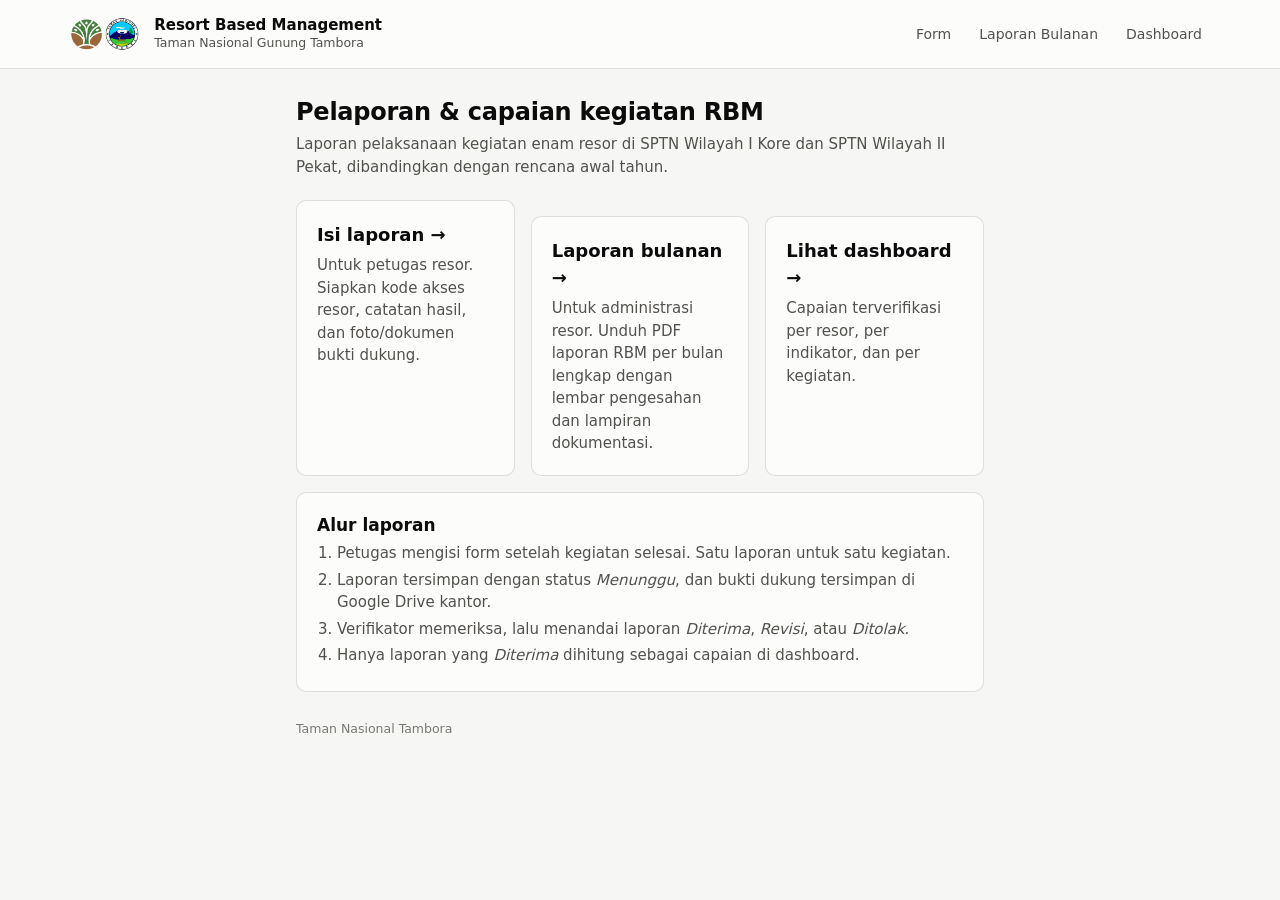
<file: index.html>
<!doctype html>
<html lang="id">
<head>
<meta charset="utf-8">
<meta name="viewport" content="width=device-width, initial-scale=1">
<link rel="icon" href="assets/logo.png">
<title>RBM Taman Nasional Tambora</title>
<link rel="stylesheet" href="assets/style.css">
</head>
<body>
<header class="top">
  <div class="wrap">
    <a class="brand" href="./"><img class="brand-logo" src="assets/logo.png" alt="Logo kantor" onerror="this.remove();document.querySelector('.brand-mark').hidden=false"><span class="brand-mark" hidden>RBM</span><span><b>Resort Based Management</b><small>Taman Nasional Gunung Tambora</small></span></a>
    <nav class="top-nav"><a href="form/">Form</a><a href="laporan/">Laporan Bulanan</a><a href="dashboard/">Dashboard</a></nav>
  </div>
</header>
<main class="wrap narrow">
  <h1>Pelaporan &amp; capaian kegiatan RBM</h1>
  <p class="lead">Laporan pelaksanaan kegiatan enam resor di SPTN Wilayah I Kore dan SPTN Wilayah II Pekat, dibandingkan dengan rencana awal tahun.</p>
  <div class="home-grid">
    <a class="card home-card" href="form/"><h2>Isi laporan →</h2><p>Untuk petugas resor. Siapkan kode akses resor, catatan hasil, dan foto/dokumen bukti dukung.</p></a>
    <a class="card home-card" href="laporan/"><h2>Laporan bulanan →</h2><p>Untuk administrasi resor. Unduh PDF laporan RBM per bulan lengkap dengan lembar pengesahan dan lampiran dokumentasi.</p></a>
    <a class="card home-card" href="dashboard/"><h2>Lihat dashboard →</h2><p>Capaian terverifikasi per resor, per indikator, dan per kegiatan.</p></a>
  </div>
  <div class="card" style="margin-top:16px">
    <h2>Alur laporan</h2>
    <ol class="steps">
      <li>Petugas mengisi form setelah kegiatan selesai. Satu laporan untuk satu kegiatan.</li>
      <li>Laporan tersimpan dengan status <em>Menunggu</em>, dan bukti dukung tersimpan di Google Drive kantor.</li>
      <li>Verifikator memeriksa, lalu menandai laporan <em>Diterima</em>, <em>Revisi</em>, atau <em>Ditolak</em>.</li>
      <li>Hanya laporan yang <em>Diterima</em> dihitung sebagai capaian di dashboard.</li>
    </ol>
  </div>
  <footer class="foot">Taman Nasional Tambora</footer>
</main>
</body>
</html>
</file>
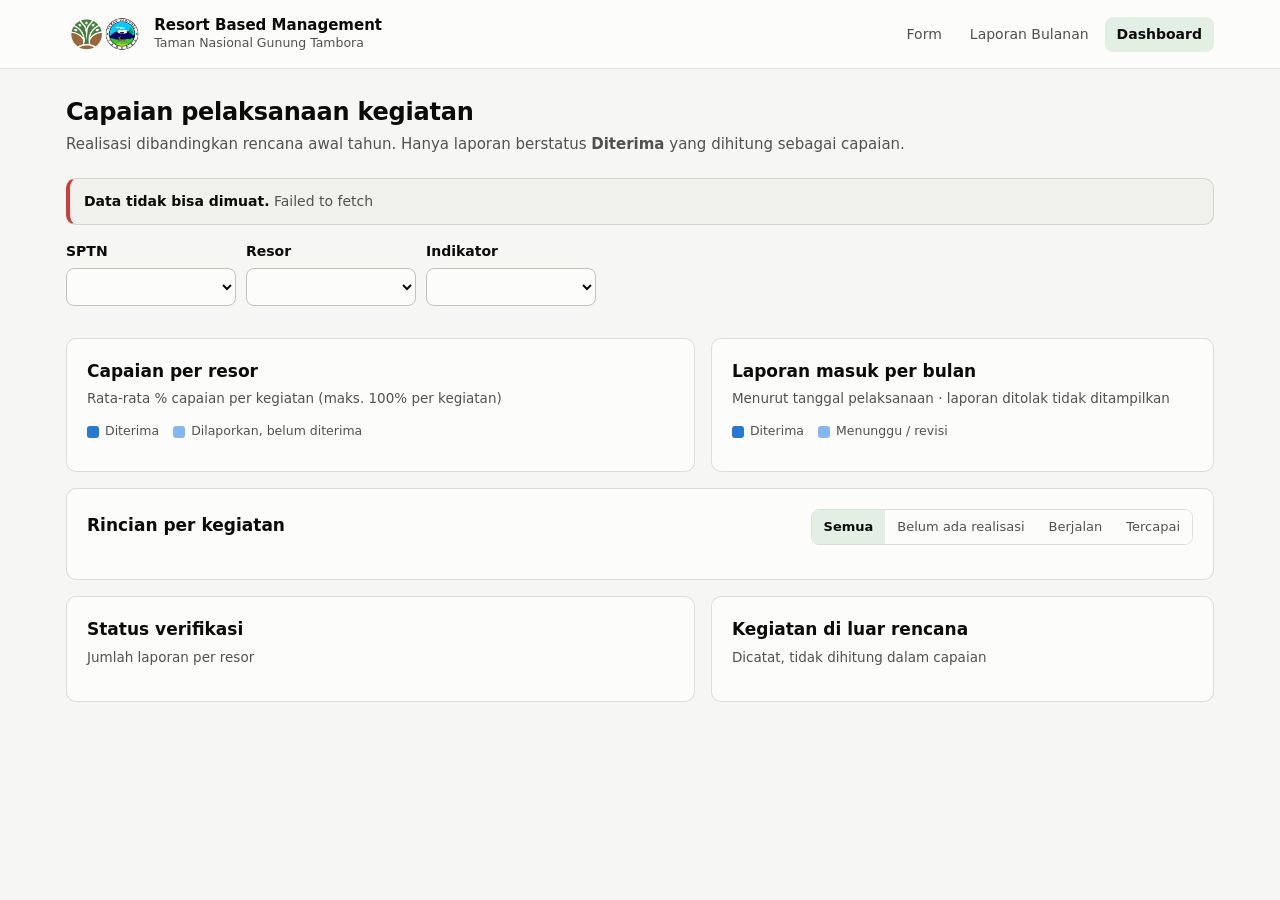
<file: dashboard/index.html>
<!doctype html>
<html lang="id">
<head>
<meta charset="utf-8">
<meta name="viewport" content="width=device-width, initial-scale=1">
<link rel="icon" href="../assets/logo.png">
<title>Dashboard Capaian RBM</title>
<link rel="stylesheet" href="../assets/style.css">
</head>
<body>
<header class="top">
  <div class="wrap">
    <a class="brand" href="../"><img class="brand-logo" src="../assets/logo.png" alt="Logo kantor" onerror="this.remove();document.querySelector('.brand-mark').hidden=false"><span class="brand-mark" hidden>RBM</span><span><b>Resort Based Management</b><small>Taman Nasional Gunung Tambora</small></span></a>
    <nav class="top-nav"><a href="../form/">Form</a><a href="../laporan/">Laporan Bulanan</a><a href="./" aria-current="page">Dashboard</a></nav>
  </div>
</header>

<main class="wrap">
  <h1>Capaian pelaksanaan kegiatan <span id="tahun"></span></h1>
  <p class="lead">Realisasi dibandingkan rencana awal tahun. Hanya laporan berstatus <strong>Diterima</strong> yang dihitung sebagai capaian.</p>
  <div id="banner" class="banner warn hidden"></div>

  <div class="filters">
    <div class="field"><label for="f-sptn">SPTN</label><select id="f-sptn"></select></div>
    <div class="field"><label for="f-resor">Resor</label><select id="f-resor"></select></div>
    <div class="field"><label for="f-ind">Indikator</label><select id="f-ind"></select></div>
    <div class="meta" id="meta"></div>
  </div>

  <section class="kpis" id="kpis" aria-label="Ringkasan"></section>

  <div class="grid-2">
    <section class="card">
      <div class="card-head">
        <div><h2 id="c1-title">Capaian per resor</h2><p id="c1-sub">Rata-rata % capaian per kegiatan (maks. 100% per kegiatan)</p></div>
      </div>
      <div class="legend" style="margin-bottom:10px">
        <span><i class="sw" style="background:var(--s-diterima)"></i>Diterima</span>
        <span><i class="sw" style="background:var(--s-masuk)"></i>Dilaporkan, belum diterima</span>
      </div>
      <div id="c1"></div>
    </section>
    <section class="card">
      <div class="card-head">
        <div><h2>Laporan masuk per bulan</h2><p>Menurut tanggal pelaksanaan · laporan ditolak tidak ditampilkan</p></div>
      </div>
      <div class="legend" style="margin-bottom:10px">
        <span><i class="sw" style="background:var(--s-diterima)"></i>Diterima</span>
        <span><i class="sw" style="background:var(--s-masuk)"></i>Menunggu / revisi</span>
      </div>
      <div id="c2"></div>
    </section>
  </div>

  <section class="card">
    <div class="card-head">
      <div><h2>Rincian per kegiatan</h2><p id="t-sub"></p></div>
      <div class="seg" role="group" aria-label="Saring status" id="seg" style="margin-left:auto">
        <button aria-pressed="true" data-s="">Semua</button>
        <button aria-pressed="false" data-s="belum">Belum ada realisasi</button>
        <button aria-pressed="false" data-s="berjalan">Berjalan</button>
        <button aria-pressed="false" data-s="tercapai">Tercapai</button>
      </div>
    </div>
    <div class="table-wrap"><table id="tbl"></table></div>
  </section>

  <div class="grid-2" style="margin-top:16px">
    <section class="card">
      <div class="card-head"><div><h2>Status verifikasi</h2><p>Jumlah laporan per resor</p></div></div>
      <div class="table-wrap"><table id="tbl-ver"></table></div>
    </section>
    <section class="card">
      <div class="card-head"><div><h2>Kegiatan di luar rencana</h2><p>Dicatat, tidak dihitung dalam capaian</p></div></div>
      <div class="table-wrap"><table id="tbl-luar"></table></div>
    </section>
  </div>

  <footer class="foot" id="foot"></footer>
</main>
<div class="tooltip" id="tip" role="tooltip"></div>

<script src="../assets/config.js"></script>
<script src="../assets/rbm.js"></script>
<script>
(async function () {
  const { esc, fmt, rata, BULAN } = RBM;
  const $ = id => document.getElementById(id);
  const NS = 'http://www.w3.org/2000/svg';
  const tip = $('tip');

  let rencana, data;
  try {
    rencana = await RBM.muatRencana();
    data = await RBM.muatLaporan(rencana);
  } catch (e) {
    $('banner').className = 'banner err'; $('banner').innerHTML = '<strong>Data tidak bisa dimuat.</strong> ' + esc(e.message); return;
  }
  if (data.contoh) {
    $('banner').innerHTML = '<strong>Mode contoh.</strong> Angka di bawah adalah data acak untuk melihat tampilan. Hubungkan <code>API_URL</code> di <code>assets/config.js</code> untuk data asli.';
    $('banner').classList.remove('hidden');
  }

  const resorById = Object.fromEntries(rencana.resor.map(r => [r.id, r]));
  const singkat = n => n.replace(/^Resor\s+/, '');
  const indSingkat = i => ({
    'Perlindungan dan Pengamanan Kawasan': 'Perlindungan & Pengamanan',
    'Penyuluhan dan Pemberdayaan Masyarakat': 'Penyuluhan & Pemberdayaan',
    'Keanekaragaman Hayati dan Ekosistem': 'Kehati & Ekosistem',
    'Umum/ Pelayanan Publik (Wisata)': 'Umum / Pelayanan Publik'
  }[i] || i);
  const bb = RBM.bulanBerjalan(rencana.tahun);
  const semuaKeg = RBM.hitung(rencana, data.laporan);

  $('tahun').textContent = rencana.tahun;
  $('meta').innerHTML = `Data per ${new Date(data.diperbarui).toLocaleString('id-ID', { dateStyle: 'medium', timeStyle: 'short' })}<br>Target tahunan · sisa waktu ${12 - bb} bulan`;
  $('foot').innerHTML = `Sumber rencana: ${esc(rencana.sumber)} · ${rencana.kegiatan.length} kegiatan di ${rencana.resor.length} resor. ` +
    'Capaian resor = rata-rata capaian setiap kegiatan (tiap kegiatan bobotnya sama, maksimal 100%), karena satuan target berbeda-beda.';

  // ---------- filter ----------
  const sptnList = [...new Set(rencana.resor.map(r => r.sptn))];
  $('f-sptn').innerHTML = '<option value="">Semua SPTN</option>' + sptnList.map(s => `<option>${esc(s)}</option>`).join('');
  $('f-ind').innerHTML = '<option value="">Semua indikator</option>' + rencana.indikator.map(i => `<option value="${esc(i)}">${esc(indSingkat(i))}</option>`).join('');
  function isiResor() {
    const s = $('f-sptn').value, cur = $('f-resor').value;
    const list = rencana.resor.filter(r => !s || r.sptn === s);
    $('f-resor').innerHTML = '<option value="">Semua resor</option>' + list.map(r => `<option value="${r.id}">${esc(r.nama)}</option>`).join('');
    if (list.some(r => r.id === cur)) $('f-resor').value = cur;
  }
  isiResor();
  let statusFilter = '';
  const st = (() => { try { return JSON.parse(localStorage.getItem('rbm-dash-filter')) || {}; } catch (e) { return {}; } })();
  if (st.sptn) { $('f-sptn').value = st.sptn; isiResor(); }
  if (st.resor) $('f-resor').value = st.resor;
  if (st.ind) $('f-ind').value = st.ind;

  ['f-sptn', 'f-resor', 'f-ind'].forEach(id => $(id).addEventListener('change', () => {
    if (id === 'f-sptn') isiResor();
    try { localStorage.setItem('rbm-dash-filter', JSON.stringify({ sptn: $('f-sptn').value, resor: $('f-resor').value, ind: $('f-ind').value })); } catch (e) {}
    render();
  }));
  $('seg').addEventListener('click', e => {
    const b = e.target.closest('button'); if (!b) return;
    statusFilter = b.dataset.s;
    [...$('seg').children].forEach(x => x.setAttribute('aria-pressed', x === b));
    renderTabel(filtered());
  });

  function resorAktif() {
    const s = $('f-sptn').value, r = $('f-resor').value;
    return rencana.resor.filter(x => (!s || x.sptn === s) && (!r || x.id === r)).map(x => x.id);
  }
  function filtered() {
    const rs = new Set(resorAktif()), ind = $('f-ind').value;
    return semuaKeg.filter(k => rs.has(k.resor) && (!ind || k.indikator === ind));
  }
  function laporanAktif() {
    const rs = new Set(resorAktif()), ind = $('f-ind').value;
    const kegInd = Object.fromEntries(rencana.kegiatan.map(k => [k.id, k.indikator]));
    return data.laporan.filter(l => rs.has(l.resor) && (!ind || kegInd[l.kegiatan] === ind || (l.kegiatan === 'LUAR-RENCANA' && !ind)));
  }

  // ---------- tooltip ----------
  function showTip(ev, html) {
    tip.innerHTML = html; tip.classList.add('show');
    const pad = 14, w = tip.offsetWidth, h = tip.offsetHeight;
    let x = ev.clientX + pad, y = ev.clientY + pad;
    if (x + w > innerWidth - 8) x = ev.clientX - w - pad;
    if (y + h > innerHeight - 8) y = ev.clientY - h - pad;
    tip.style.left = x + 'px'; tip.style.top = y + 'px';
  }
  const hideTip = () => tip.classList.remove('show');
  const el = (tag, attrs, parent) => { const n = document.createElementNS(NS, tag); for (const k in attrs) n.setAttribute(k, attrs[k]); if (parent) parent.appendChild(n); return n; };
  // batang dengan ujung data membulat 4px, pangkal rata
  const barH = (x, y, w, h, r = 4) => {
    if (w <= 0) return '';
    r = Math.min(r, w, h / 2);
    return `M${x},${y}H${x + w - r}Q${x + w},${y} ${x + w},${y + r}V${y + h - r}Q${x + w},${y + h} ${x + w - r},${y + h}H${x}Z`;
  };
  const barV = (x, y, w, h, r = 4) => {
    if (h <= 0) return '';
    r = Math.min(r, h, w / 2);
    return `M${x},${y + h}V${y + r}Q${x},${y} ${x + r},${y}H${x + w - r}Q${x + w},${y} ${x + w},${y + r}V${y + h}Z`;
  };
  const sw = c => `<i class="sw" style="background:${c}"></i>`;

  // ---------- KPI ----------
  function renderKpi(ks, laps) {
    const capD = rata(ks.map(k => k.capD)), capM = rata(ks.map(k => k.capM));
    const tercapai = ks.filter(k => k.status === 'tercapai').length;
    const belum = ks.filter(k => k.status === 'belum').length;
    const menunggu = laps.filter(l => l.status === 'Menunggu').length;
    const revisi = laps.filter(l => l.status === 'Revisi').length;
    const luar = laps.filter(l => l.kegiatan === 'LUAR-RENCANA');
    const masukTotal = laps.length;
    const sesuaiPct = masukTotal ? (masukTotal - luar.length) / masukTotal * 100 : 0;
    $('kpis').innerHTML = `
      <div class="kpi"><div class="k-label">Capaian terverifikasi</div><div class="k-value">${fmt(capD)}%</div>
        <div class="k-sub">dari target tahunan · termasuk yang belum diverifikasi ${fmt(capM)}%</div></div>
      <div class="kpi"><div class="k-label">Kegiatan tercapai</div><div class="k-value">${tercapai} <span style="font-size:16px;color:var(--muted);font-weight:500">/ ${ks.length}</span></div>
        <div class="k-sub">${belum} kegiatan belum ada realisasi diterima</div></div>
      <div class="kpi"><div class="k-label">Menunggu verifikasi</div><div class="k-value">${menunggu}</div>
        <div class="k-sub">${revisi} laporan perlu revisi</div></div>
      <div class="kpi"><div class="k-label">Kesesuaian dengan rencana</div><div class="k-value">${fmt(sesuaiPct)}%</div>
        <div class="k-sub">${masukTotal - luar.length} dari ${masukTotal} laporan · ${luar.length} di luar rencana</div></div>`;
  }

  // ---------- Chart 1: bullet bars ----------
  function renderC1(ks) {
    const box = $('c1'); box.innerHTML = '';
    const perResor = !$('f-resor').value;
    let rows;
    if (perResor) {
      $('c1-title').textContent = 'Capaian per resor';
      rows = resorAktif().map(rid => {
        const g = ks.filter(k => k.resor === rid);
        return { label: singkat(resorById[rid].nama), sub: resorById[rid].sptn.replace('SPTN Wilayah ', 'SPTN '), d: rata(g.map(k => k.capD)), m: rata(g.map(k => k.capM)), n: g.length, g };
      }).filter(r => r.n);
    } else {
      $('c1-title').textContent = 'Capaian per indikator · ' + singkat(resorById[$('f-resor').value].nama);
      rows = rencana.indikator.map(i => {
        const g = ks.filter(k => k.indikator === i);
        return { label: indSingkat(i), sub: g.length + ' kegiatan', d: rata(g.map(k => k.capD)), m: rata(g.map(k => k.capM)), n: g.length, g };
      }).filter(r => r.n);
    }
    if (!rows.length) { box.innerHTML = '<p class="lead">Tidak ada kegiatan untuk filter ini.</p>'; return; }
    const W = Math.max(300, box.clientWidth), labelW = W < 420 ? 110 : 170, valW = 48, rowH = 46, barHt = 14, top = 6;
    const H = top + rows.length * rowH + 22;
    const x0 = labelW, x1 = W - valW, sx = v => x0 + (x1 - x0) * v / 100;
    const svg = el('svg', { class: 'chart', viewBox: `0 0 ${W} ${H}`, width: W, height: H, role: 'img', 'aria-label': 'Capaian per baris' }, box);
    [0, 25, 50, 75, 100].forEach(v => {
      el('line', { x1: sx(v), x2: sx(v), y1: top, y2: H - 20, stroke: v === 0 ? 'var(--axis)' : 'var(--grid)', 'stroke-width': 1 }, svg);
      el('text', { x: sx(v), y: H - 6, 'text-anchor': 'middle', class: 'axis-label' }, svg).textContent = v + '%';
    });
    rows.forEach((r, i) => {
      const y = top + i * rowH + (rowH - barHt) / 2;
      el('text', { x: 0, y: y + 4, class: 'row-label' }, svg).textContent = r.label;
      el('text', { x: 0, y: y + 19, class: 'row-sub' }, svg).textContent = r.sub;
      el('path', { d: barH(x0, y, sx(r.m) - x0, barHt), fill: 'var(--s-masuk)' }, svg);
      // celah 2px warna permukaan di antara dua isian
      if (r.d > 0 && r.m - r.d > 0.5) el('rect', { x: sx(r.d), y, width: 2, height: barHt, fill: 'var(--surface)' }, svg);
      el('path', { d: barH(x0, y, sx(r.d) - x0, barHt), fill: 'var(--s-diterima)' }, svg);
      el('text', { x: W, y: y + barHt - 2, 'text-anchor': 'end', class: 'val-label' }, svg).textContent = fmt(r.d) + '%';
      const hit = el('rect', { x: 0, y: top + i * rowH, width: W, height: rowH, class: 'hit' }, svg);
      const tc = r.g.filter(k => k.status === 'tercapai').length, tt = r.g.filter(k => k.status === 'belum').length;
      const html = `<b>${esc(r.label)}</b>
        <div class="t-row"><span>${sw('var(--s-diterima)')}Diterima</span><span class="num">${fmt(r.d, 1)}%</span></div>
        <div class="t-row"><span>${sw('var(--s-masuk)')}Dilaporkan</span><span class="num">${fmt(r.m, 1)}%</span></div>
        <div style="color:var(--muted);margin-top:4px">${r.n} kegiatan · ${tc} tercapai · ${tt} belum ada realisasi</div>`;
      hit.addEventListener('mousemove', e => showTip(e, html));
      hit.addEventListener('mouseleave', hideTip);
      if (perResor) { hit.style.cursor = 'pointer'; hit.addEventListener('click', () => { $('f-resor').value = r.g[0].resor; $('f-resor').dispatchEvent(new Event('change')); }); }
    });
    $('c1-sub').textContent = perResor ? 'Rata-rata % capaian per kegiatan · klik baris untuk rincian resor' : 'Rata-rata % capaian per kegiatan dalam indikator';
  }

  // ---------- Chart 2: stacked columns per bulan ----------
  function renderC2(laps) {
    const box = $('c2'); box.innerHTML = '';
    const nb = Math.max(bb, 1);
    const per = Array.from({ length: 12 }, (_, i) => ({ b: i + 1, d: 0, w: 0 }));
    laps.forEach(l => {
      if (l.status === 'Ditolak' || !l.bulan) return;
      if (l.status === 'Diterima') per[l.bulan - 1].d++; else per[l.bulan - 1].w++;
    });
    const W = Math.max(300, box.clientWidth), H = 250, left = 34, bottom = 24, top = 10, right = 4;
    const max = Math.max(5, ...per.map(p => p.d + p.w));
    const step = max <= 10 ? 2 : max <= 25 ? 5 : max <= 60 ? 10 : max <= 150 ? 25 : 50;
    const yMax = Math.ceil(max / step) * step;
    const sy = v => top + (H - top - bottom) * (1 - v / yMax);
    const band = (W - left - right) / 12, bw = Math.min(26, band * 0.62);
    const svg = el('svg', { class: 'chart', viewBox: `0 0 ${W} ${H}`, width: W, height: H, role: 'img', 'aria-label': 'Laporan per bulan' }, box);
    for (let v = 0; v <= yMax; v += step) {
      el('line', { x1: left, x2: W - right, y1: sy(v), y2: sy(v), stroke: v === 0 ? 'var(--axis)' : 'var(--grid)', 'stroke-width': 1 }, svg);
      el('text', { x: left - 6, y: sy(v) + 4, 'text-anchor': 'end', class: 'axis-label' }, svg).textContent = v;
    }
    per.forEach((p, i) => {
      const cx = left + band * i + band / 2, x = cx - bw / 2;
      el('text', { x: cx, y: H - 6, 'text-anchor': 'middle', class: 'axis-label', opacity: p.b > nb ? 0.5 : 1 }, svg).textContent = BULAN[i];
      const yD = sy(p.d), yT = sy(p.d + p.w);
      if (p.d) el('path', { d: p.w ? `M${x},${sy(0)}V${yD}H${x + bw}V${sy(0)}Z` : barV(x, yD, bw, sy(0) - yD), fill: 'var(--s-diterima)' }, svg);
      if (p.w) el('path', { d: barV(x, yT, bw, (p.d ? yD - 2 : sy(0)) - yT), fill: 'var(--s-masuk)' }, svg);
      const hit = el('rect', { x: left + band * i, y: top, width: band, height: H - top - bottom, class: 'hit' }, svg);
      const html = `<b>${BULAN[i]} ${rencana.tahun}</b>
        <div class="t-row"><span>${sw('var(--s-diterima)')}Diterima</span><span class="num">${p.d}</span></div>
        <div class="t-row"><span>${sw('var(--s-masuk)')}Menunggu / revisi</span><span class="num">${p.w}</span></div>
        <div class="t-row"><span>Total</span><span class="num">${p.d + p.w}</span></div>`;
      hit.addEventListener('mousemove', e => showTip(e, html));
      hit.addEventListener('mouseleave', hideTip);
    });
  }

  // ---------- Tabel kegiatan ----------
  const BADGE = {
    tercapai: '<span class="badge good"><span class="ic">✓</span>Tercapai</span>',
    berjalan: '<span class="badge track"><span class="ic">•</span>Berjalan</span>',
    belum: '<span class="badge warn"><span class="ic">!</span>Belum ada realisasi</span>'
  };
  function renderTabel(ks) {
    const list = ks.filter(k => !statusFilter || k.status === statusFilter);
    $('t-sub').textContent = `${list.length} kegiatan · capaian dibandingkan target tahunan ${rencana.tahun}`;
    const multiResor = new Set(list.map(k => k.resor)).size > 1;
    let html = `<thead><tr>${multiResor ? '<th>Resor</th>' : ''}<th>Jenis kegiatan</th><th class="num">Target</th><th class="num">Dilaporkan</th><th class="num">Diterima</th><th>Capaian</th><th>Status</th></tr></thead><tbody>`;
    let lastInd = null;
    const urut = list.slice().sort((a, b) => rencana.indikator.indexOf(a.indikator) - rencana.indikator.indexOf(b.indikator) || (a.resor < b.resor ? -1 : a.resor > b.resor ? 1 : 0) || (a.id < b.id ? -1 : 1));
    urut.forEach(k => {
      if (k.indikator !== lastInd) { html += `<tr class="group"><td colspan="${multiResor ? 7 : 6}">${esc(k.indikator)}</td></tr>`; lastInd = k.indikator; }
      const sat = k.metode === 'persen' ? '%' : ' ' + esc(k.satuan.toLowerCase());
      html += `<tr>${multiResor ? `<td>${esc(singkat(resorById[k.resor].nama))}</td>` : ''}
        <td>${esc(k.kegiatan)}${k.menunggu ? ` <span style="color:var(--muted);font-size:12px">· ${k.menunggu} menunggu</span>` : ''}</td>
        <td class="num">${fmt(k.target)}${sat}</td><td class="num">${fmt(k.masuk, 1)}</td><td class="num">${fmt(k.diterima, 1)}</td>
        <td><div class="mini" title="Diterima ${fmt(k.persenDiterima, 1)}% · dilaporkan ${fmt(k.persenMasuk, 1)}%"><div class="track"><div class="fill-m" style="width:${k.capM}%"></div><div class="fill-d" style="width:${k.capD}%"></div></div><span class="pct">${fmt(k.persenDiterima)}%</span></div></td>
        <td>${BADGE[k.status]}</td></tr>`;
    });
    if (!list.length) html += `<tr><td colspan="7" style="color:var(--muted)">Tidak ada kegiatan dengan status ini.</td></tr>`;
    $('tbl').innerHTML = html + '</tbody>';
  }

  // ---------- Status verifikasi & luar rencana ----------
  function renderVer(laps) {
    const S = ['Diterima', 'Menunggu', 'Revisi', 'Ditolak'];
    let html = '<thead><tr><th>Resor</th>' + S.map(s => `<th class="num">${s}</th>`).join('') + '<th class="num">Total</th></tr></thead><tbody>';
    const tot = Object.fromEntries(S.map(s => [s, 0]));
    resorAktif().forEach(rid => {
      const g = laps.filter(l => l.resor === rid);
      html += `<tr><td>${esc(singkat(resorById[rid].nama))}</td>` + S.map(s => { const n = g.filter(l => l.status === s).length; tot[s] += n; return `<td class="num">${n}</td>`; }).join('') + `<td class="num">${g.length}</td></tr>`;
    });
    html += `<tr><td><strong>Total</strong></td>` + S.map(s => `<td class="num"><strong>${tot[s]}</strong></td>`).join('') + `<td class="num"><strong>${laps.length}</strong></td></tr>`;
    $('tbl-ver').innerHTML = html + '</tbody>';

    const luar = laps.filter(l => l.kegiatan === 'LUAR-RENCANA').sort((a, b) => a.tanggal < b.tanggal ? 1 : -1);
    $('tbl-luar').innerHTML = luar.length
      ? '<thead><tr><th>Tanggal</th><th>Resor</th><th>Kegiatan</th><th>Status</th></tr></thead><tbody>' +
        luar.map(l => `<tr><td style="white-space:nowrap">${esc(l.tanggal)}</td><td>${esc(singkat(resorById[l.resor] ? resorById[l.resor].nama : l.resor))}</td><td>${esc(l.nama_kegiatan)}</td><td>${esc(l.status)}</td></tr>`).join('') + '</tbody>'
      : '<tbody><tr><td style="color:var(--muted)">Belum ada.</td></tr></tbody>';
  }

  function render() {
    const ks = filtered(), laps = laporanAktif();
    renderKpi(ks, laps); renderC1(ks); renderC2(laps); renderTabel(ks); renderVer(laps);
  }
  render();
  let rt; addEventListener('resize', () => { clearTimeout(rt); rt = setTimeout(() => { const ks = filtered(); renderC1(ks); renderC2(laporanAktif()); }, 150); });
})();
</script>
</body>
</html>
</file>
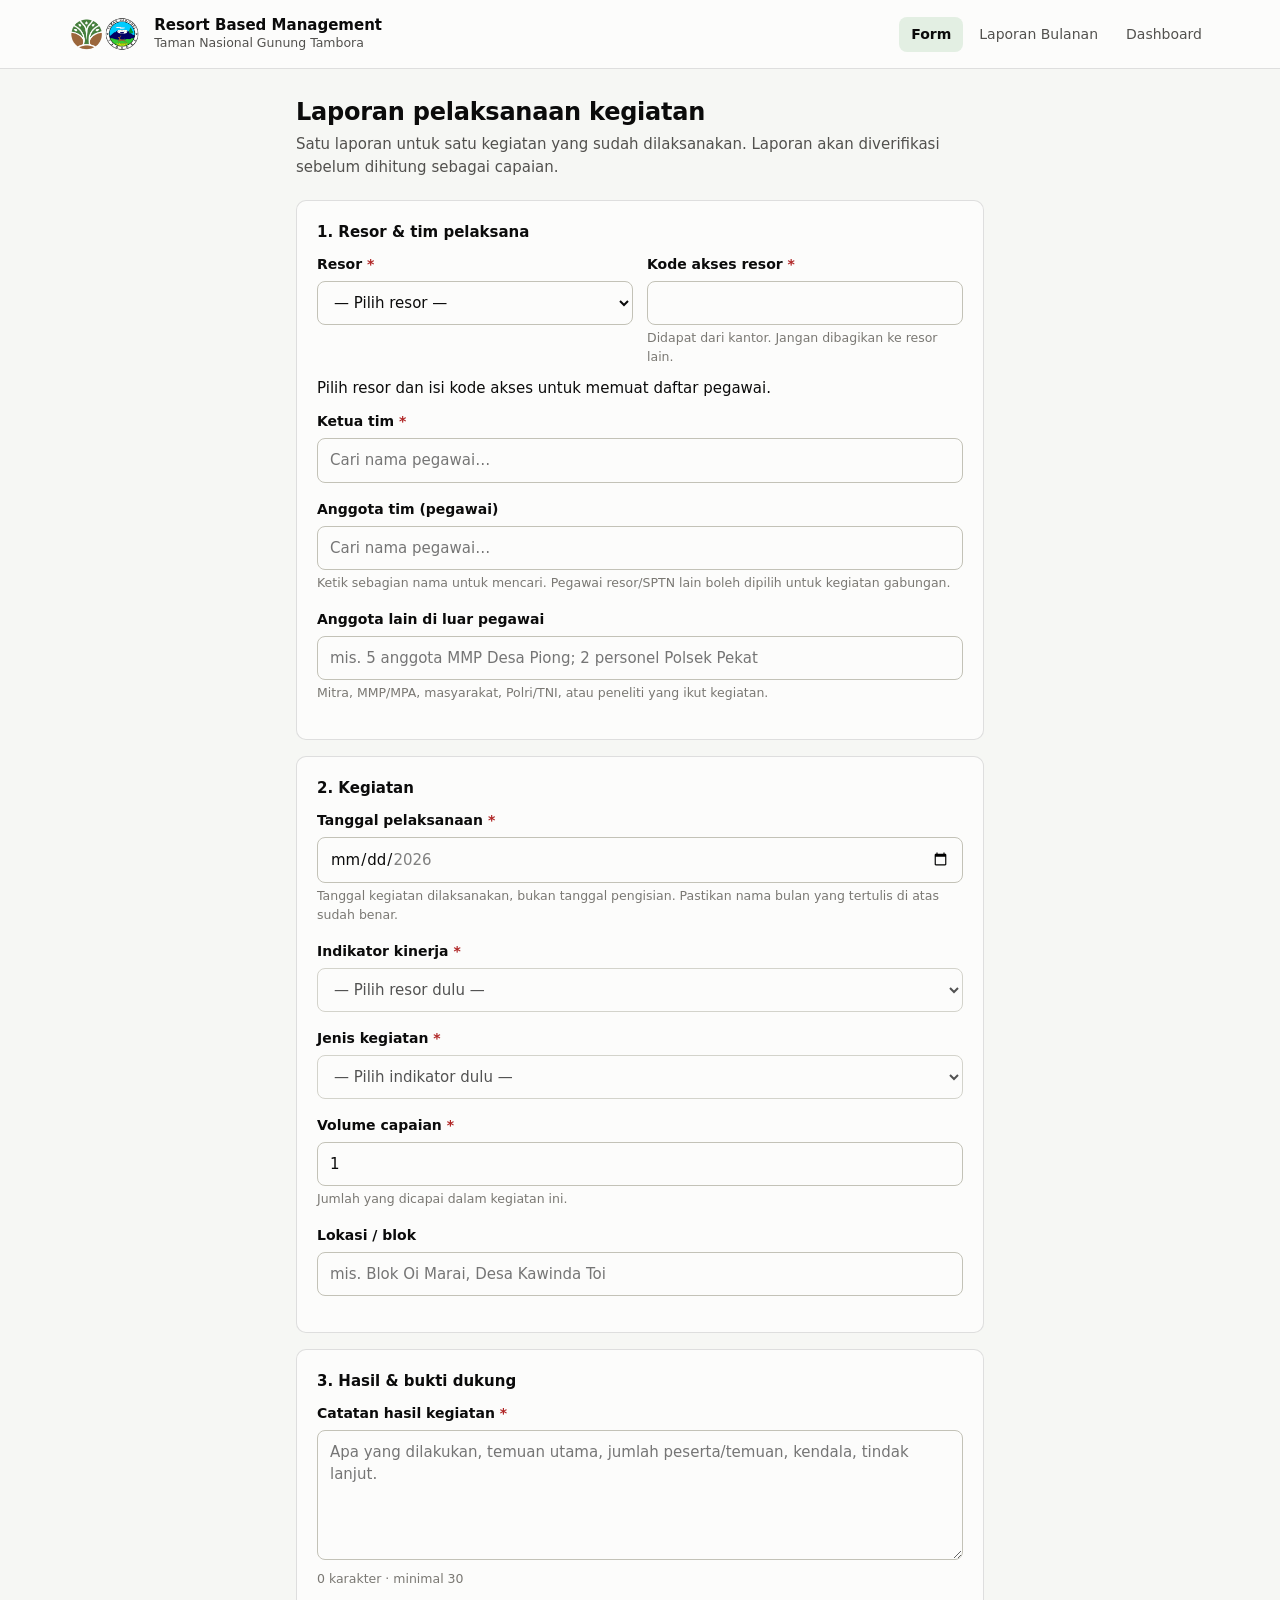
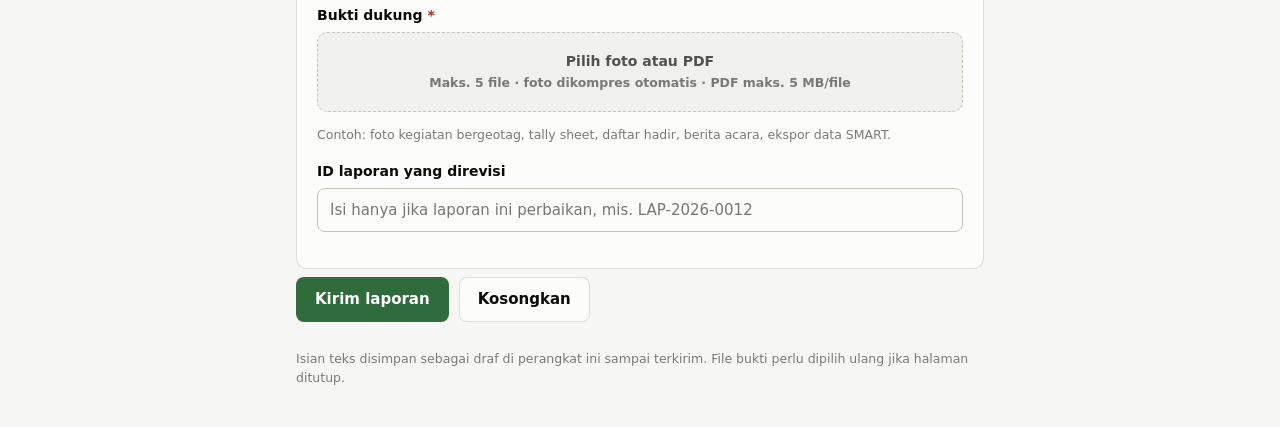
<file: form/index.html>
<!doctype html>
<html lang="id">
<head>
<meta charset="utf-8">
<meta name="viewport" content="width=device-width, initial-scale=1">
<link rel="icon" href="../assets/logo.png">
<title>Form Laporan Kegiatan RBM</title>
<link rel="stylesheet" href="../assets/style.css">
</head>
<body>
<header class="top">
  <div class="wrap">
    <a class="brand" href="../"><img class="brand-logo" src="../assets/logo.png" alt="Logo kantor" onerror="this.remove();document.querySelector('.brand-mark').hidden=false"><span class="brand-mark" hidden>RBM</span><span><b>Resort Based Management</b><small>Taman Nasional Gunung Tambora</small></span></a>
    <nav class="top-nav"><a href="./" aria-current="page">Form</a><a href="../laporan/">Laporan Bulanan</a><a href="../dashboard/">Dashboard</a></nav>
  </div>
</header>

<main class="wrap narrow">
  <h1>Laporan pelaksanaan kegiatan</h1>
  <p class="lead">Satu laporan untuk satu kegiatan yang sudah dilaksanakan. Laporan akan diverifikasi sebelum dihitung sebagai capaian.</p>

  <div id="banner-contoh" class="banner warn hidden"><strong>Mode contoh.</strong> Form belum terhubung ke server, jadi laporan tidak akan tersimpan. Atur <code>API_URL</code> di <code>assets/config.js</code>.</div>
  <div id="banner-draf" class="banner hidden"></div>

  <form id="f" novalidate>
    <div class="card">
      <fieldset>
        <legend>1. Resor &amp; tim pelaksana</legend>
        <div class="row">
          <div class="field">
            <label for="resor">Resor <span class="req">*</span></label>
            <select id="resor" required><option value="">— Pilih resor —</option></select>
          </div>
          <div class="field">
            <label for="kode">Kode akses resor <span class="req">*</span></label>
            <input id="kode" type="password" inputmode="numeric" autocomplete="off" maxlength="12" required>
            <div class="hint">Didapat dari kantor. Jangan dibagikan ke resor lain.</div>
          </div>
        </div>
        <div id="pgw-status" class="hint" style="margin:-6px 0 12px">Pilih resor dan isi kode akses untuk memuat daftar pegawai.</div>
        <div class="field">
          <label for="ketua-cari">Ketua tim <span class="req">*</span></label>
          <div class="picker" id="pk-ketua" data-input-id="ketua-cari"></div>
        </div>
        <div class="field">
          <label for="anggota-cari">Anggota tim (pegawai)</label>
          <div class="picker" id="pk-anggota" data-input-id="anggota-cari"></div>
          <div class="hint">Ketik sebagian nama untuk mencari. Pegawai resor/SPTN lain boleh dipilih untuk kegiatan gabungan.</div>
        </div>
        <div class="field">
          <label for="anggota_lain">Anggota lain di luar pegawai</label>
          <input id="anggota_lain" type="text" maxlength="300" placeholder="mis. 5 anggota MMP Desa Piong; 2 personel Polsek Pekat">
          <div class="hint">Mitra, MMP/MPA, masyarakat, Polri/TNI, atau peneliti yang ikut kegiatan.</div>
        </div>
      </fieldset>
    </div>

    <div class="card">
      <fieldset>
        <legend>2. Kegiatan</legend>
        <div class="field">
          <label for="tanggal">Tanggal pelaksanaan <span class="req">*</span></label>
          <input id="tanggal" type="date" required aria-describedby="tanggal-kata">
          <div id="tanggal-kata" class="target-info hidden" aria-live="polite"></div>
          <div class="hint">Tanggal kegiatan dilaksanakan, bukan tanggal pengisian. Pastikan nama bulan yang tertulis di atas sudah benar.</div>
        </div>
        <div class="field">
          <label for="indikator">Indikator kinerja <span class="req">*</span></label>
          <select id="indikator" required disabled><option value="">— Pilih resor dulu —</option></select>
        </div>
        <div class="field">
          <label for="kegiatan">Jenis kegiatan <span class="req">*</span></label>
          <select id="kegiatan" required disabled><option value="">— Pilih indikator dulu —</option></select>
          <div id="target-info" class="target-info hidden"></div>
        </div>
        <div id="luar-wrap" class="hidden">
          <div class="banner warn" style="margin-top:0">Kegiatan di luar rencana tetap dicatat, tetapi <strong>tidak dihitung</strong> dalam capaian target.</div>
          <div class="row">
            <div class="field">
              <label for="kegiatan_lain">Nama kegiatan <span class="req">*</span></label>
              <input id="kegiatan_lain" type="text" maxlength="200">
            </div>
            <div class="field">
              <label for="satuan_lain">Satuan</label>
              <input id="satuan_lain" type="text" maxlength="40" value="Kegiatan">
            </div>
          </div>
        </div>
        <div class="field" id="volume-wrap">
          <label for="volume" id="volume-label">Volume capaian <span class="req">*</span></label>
          <input id="volume" type="number" min="0.01" step="any" value="1" required>
          <div class="hint" id="volume-hint">Jumlah yang dicapai dalam kegiatan ini.</div>
        </div>
        <div class="field">
          <label for="lokasi">Lokasi / blok</label>
          <input id="lokasi" type="text" maxlength="200" placeholder="mis. Blok Oi Marai, Desa Kawinda Toi">
        </div>
      </fieldset>
    </div>

    <div class="card">
      <fieldset>
        <legend>3. Hasil &amp; bukti dukung</legend>
        <div class="field">
          <label for="catatan">Catatan hasil kegiatan <span class="req">*</span></label>
          <textarea id="catatan" maxlength="5000" required placeholder="Apa yang dilakukan, temuan utama, jumlah peserta/temuan, kendala, tindak lanjut."></textarea>
          <div class="hint"><span id="catatan-n">0</span> karakter · minimal 30</div>
        </div>
        <div class="field">
          <span class="label">Bukti dukung <span class="req">*</span></span>
          <label class="drop" id="drop" for="file">
            <strong>Pilih foto atau PDF</strong><br>
            <span class="hint">Maks. 5 file · foto dikompres otomatis · PDF maks. 5 MB/file</span>
          </label>
          <input id="file" type="file" accept="image/jpeg,image/png,image/webp,application/pdf" multiple class="hidden">
          <ul class="files" id="files"></ul>
          <div class="hint">Contoh: foto kegiatan bergeotag, tally sheet, daftar hadir, berita acara, ekspor data SMART.</div>
        </div>
        <div class="field">
          <label for="revisi_dari">ID laporan yang direvisi</label>
          <input id="revisi_dari" type="text" maxlength="20" placeholder="Isi hanya jika laporan ini perbaikan, mis. LAP-2026-0012">
        </div>
      </fieldset>
    </div>

    <div id="pesan" class="banner hidden" role="status" aria-live="polite"></div>
    <div class="actions">
      <button class="btn primary" type="submit" id="btn-kirim">Kirim laporan</button>
      <button class="btn" type="button" id="btn-reset">Kosongkan</button>
      <span class="hint" id="draf-info"></span>
    </div>
  </form>
  <footer class="foot">Isian teks disimpan sebagai draf di perangkat ini sampai terkirim. File bukti perlu dipilih ulang jika halaman ditutup.</footer>
</main>

<script src="../assets/config.js"></script>
<script src="../assets/rbm.js"></script>
<script>
(async function () {
  const { CFG, esc } = RBM;
  const $ = id => document.getElementById(id);
  const DRAF_KEY = 'rbm-draf-' + CFG.TAHUN;
  const ID_FIELDS = ['resor', 'tanggal', 'indikator', 'kegiatan', 'kegiatan_lain', 'satuan_lain', 'volume', 'lokasi', 'catatan', 'revisi_dari', 'anggota_lain'];
  const store = {
    get(k) { try { return JSON.parse(localStorage.getItem(k)); } catch (e) { return null; } },
    set(k, v) { try { localStorage.setItem(k, JSON.stringify(v)); } catch (e) {} },
    del(k) { try { localStorage.removeItem(k); } catch (e) {} }
  };

  if (!CFG.API_URL) $('banner-contoh').classList.remove('hidden');

  let rencana;
  try { rencana = await RBM.muatRencana(); }
  catch (e) { tampil('err', 'Data rencana tidak bisa dimuat: ' + esc(e.message)); return; }

  const resorById = Object.fromEntries(rencana.resor.map(r => [r.id, r]));
  const kegById = Object.fromEntries(rencana.kegiatan.map(k => [k.id, k]));

  // --- Resor
  let lastSptn = '';
  let html = '<option value="">— Pilih resor —</option>';
  rencana.resor.forEach(r => {
    if (r.sptn !== lastSptn) { if (lastSptn) html += '</optgroup>'; html += `<optgroup label="${esc(r.sptn)}">`; lastSptn = r.sptn; }
    html += `<option value="${r.id}">${esc(r.nama)}</option>`;
  });
  $('resor').innerHTML = html + '</optgroup>';

  // --- Tanggal: batas tahun rencana s.d. hari ini
  const today = new Date();
  const iso = d => new Date(d.getTime() - d.getTimezoneOffset() * 60000).toISOString().slice(0, 10);
  $('tanggal').min = rencana.tahun + '-01-01';
  $('tanggal').max = today.getFullYear() > rencana.tahun ? rencana.tahun + '-12-31' : iso(today);

  // Tanggal ditulis dengan kata agar urutan hari/bulan tidak tertukar (format kolom tanggal mengikuti bahasa browser)
  const HARI = ['Minggu', 'Senin', 'Selasa', 'Rabu', 'Kamis', 'Jumat', 'Sabtu'];
  const NAMA_BULAN = ['Januari', 'Februari', 'Maret', 'April', 'Mei', 'Juni', 'Juli', 'Agustus', 'September', 'Oktober', 'November', 'Desember'];
  function tanggalKata(isoStr) {
    const m = /^(\d{4})-(\d{2})-(\d{2})$/.exec(isoStr || '');
    if (!m) return '';
    const d = new Date(+m[1], +m[2] - 1, +m[3]);
    return `${HARI[d.getDay()]}, ${+m[3]} ${NAMA_BULAN[+m[2] - 1]} ${m[1]}`;
  }
  function tulisTanggal() {
    const el = $('tanggal-kata'), v = $('tanggal').value;
    if (!v) { el.classList.add('hidden'); el.textContent = ''; return; }
    el.innerHTML = `Tanggal pelaksanaan: <strong>${tanggalKata(v)}</strong><br>Laporan ini akan masuk ke laporan bulanan <strong>${NAMA_BULAN[+v.slice(5, 7) - 1]} ${v.slice(0, 4)}</strong>.`;
    el.classList.remove('hidden');
  }
  $('tanggal').addEventListener('input', tulisTanggal);
  $('tanggal').addEventListener('change', tulisTanggal);

  function isiIndikator() {
    const rid = $('resor').value;
    const sel = $('indikator');
    if (!rid) { sel.innerHTML = '<option value="">— Pilih resor dulu —</option>'; sel.disabled = true; isiKegiatan(); return; }
    const ind = rencana.indikator.filter(i => rencana.kegiatan.some(k => k.resor === rid && k.indikator === i));
    sel.innerHTML = '<option value="">— Pilih indikator —</option>' + ind.map(i => `<option>${esc(i)}</option>`).join('');
    sel.disabled = false;
    isiKegiatan();
  }
  function isiKegiatan() {
    const rid = $('resor').value, ind = $('indikator').value, sel = $('kegiatan');
    if (!rid || !ind) { sel.innerHTML = '<option value="">— Pilih indikator dulu —</option>'; sel.disabled = true; ubahKegiatan(); return; }
    const list = rencana.kegiatan.filter(k => k.resor === rid && k.indikator === ind);
    sel.innerHTML = '<option value="">— Pilih kegiatan —</option>' +
      list.map(k => `<option value="${k.id}">${esc(k.kegiatan)}</option>`).join('') +
      '<option value="LUAR-RENCANA">Kegiatan lain di luar rencana…</option>';
    sel.disabled = false;
    ubahKegiatan();
  }
  function ubahKegiatan() {
    const k = kegById[$('kegiatan').value];
    const luar = $('kegiatan').value === 'LUAR-RENCANA';
    $('luar-wrap').classList.toggle('hidden', !luar);
    const info = $('target-info');
    const vol = $('volume');
    $('volume-wrap').classList.remove('hidden');
    if (k) {
      info.innerHTML = `Target ${rencana.tahun}: <strong>${RBM.fmt(k.target)} ${esc(k.satuan)}</strong>` + (k.keterangan ? ` (${esc(k.keterangan)})` : '');
      info.classList.remove('hidden');
      if (k.metode === 'bulan') {
        vol.value = 1; $('volume-wrap').classList.add('hidden');
        info.innerHTML += '<br>Capaian dihitung per bulan yang memiliki laporan, jadi cukup satu laporan per bulan.';
      } else if (k.metode === 'persen') {
        $('volume-label').innerHTML = 'Persentase capaian (%) <span class="req">*</span>';
        $('volume-hint').textContent = 'Nilai persentase terkini. Laporan terbaru yang diterima menggantikan nilai sebelumnya.';
        vol.max = 100;
      } else {
        $('volume-label').innerHTML = `Volume capaian (${esc(k.satuan)}) <span class="req">*</span>`;
        $('volume-hint').textContent = 'Biasanya 1 untuk satu kali kegiatan. Isi lebih dari 1 bila satu laporan mencakup beberapa unit (mis. 5 papan terpasang).';
        vol.removeAttribute('max');
      }
    } else {
      info.classList.add('hidden');
      $('volume-label').innerHTML = 'Volume capaian <span class="req">*</span>';
      $('volume-hint').textContent = 'Jumlah yang dicapai dalam kegiatan ini.';
      vol.removeAttribute('max');
    }
  }
  $('resor').addEventListener('change', isiIndikator);
  $('indikator').addEventListener('change', isiKegiatan);
  $('kegiatan').addEventListener('change', ubahKegiatan);
  $('catatan').addEventListener('input', () => $('catatan-n').textContent = $('catatan').value.trim().length);


  // --- Tim pelaksana: daftar pegawai dari server (setelah resor + kode akses cocok)
  const norm = x => String(x || '').toLowerCase().normalize('NFD').replace(/[̀-ͯ]/g, '').replace(/[.,]/g, ' ').replace(/\s+/g, ' ').trim();
  function buatPicker(root, opt) {
    const inputId = root.dataset.inputId;
    root.innerHTML = `<div class="pk-chips"></div><input type="text" id="${inputId}" class="pk-input" autocomplete="off" role="combobox" aria-expanded="false" aria-autocomplete="list" aria-controls="${inputId}-list"><ul class="pk-list hidden" id="${inputId}-list" role="listbox"></ul>`;
    const chips = root.querySelector('.pk-chips'), inp = root.querySelector('input'), ul = root.querySelector('ul');
    let data = [], sel = [], hasil = [], aktif = -1, bebas = false;
    const ph = () => inp.placeholder = opt.multi ? (sel.length ? 'Tambah anggota…' : 'Cari nama pegawai…') : 'Cari nama pegawai…';
    function gambar() {
      chips.innerHTML = sel.map((n, i) => `<span class="chip">${esc(n)}<button type="button" data-i="${i}" aria-label="Hapus ${esc(n)}">×</button></span>`).join('');
      inp.classList.toggle('hidden', !opt.multi && sel.length > 0);
      ph();
    }
    function tutup() { ul.classList.add('hidden'); inp.setAttribute('aria-expanded', 'false'); aktif = -1; }
    function cari() {
      const q = norm(inp.value), lain = new Set([...sel, ...(opt.kecuali ? opt.kecuali() : [])]);
      const kata = q ? q.split(' ') : [];
      hasil = data.filter(p => !lain.has(p.n) && kata.every(k => p._s.includes(k))).slice(0, 8);
      let html = hasil.map((p, i) => `<li role="option" id="${inputId}-o${i}" data-i="${i}"><b>${esc(p.n)}</b>${p.j || p.u ? `<small>${esc([p.j, p.u].filter(Boolean).join(' · '))}</small>` : ''}</li>`).join('');
      if (bebas && q.length >= 3 && !data.some(p => norm(p.n) === q)) { hasil.push({ n: inp.value.trim(), bebas: true }); html += `<li role="option" data-i="${hasil.length - 1}"><b>Pakai nama: ${esc(inp.value.trim())}</b></li>`; }
      if (!html) html = `<li class="pk-kosong">${data.length ? 'Nama tidak ditemukan. Mitra non-pegawai ditulis di kolom "Anggota lain".' : 'Daftar pegawai belum dimuat.'}</li>`;
      ul.innerHTML = html; ul.classList.remove('hidden'); inp.setAttribute('aria-expanded', 'true'); aktif = -1;
    }
    function pilih(i) {
      const p = hasil[i]; if (!p) return;
      sel = opt.multi ? sel.concat(p.n) : [p.n];
      inp.value = ''; gambar(); tutup(); opt.onChange && opt.onChange();
      if (opt.multi) inp.focus();
    }
    function sorot(i) {
      const li = ul.querySelectorAll('li[data-i]'); if (!li.length) return;
      aktif = (i + li.length) % li.length;
      li.forEach((x, k) => x.classList.toggle('aktif', k === aktif));
      inp.setAttribute('aria-activedescendant', li[aktif].id || ''); li[aktif].scrollIntoView({ block: 'nearest' });
    }
    inp.addEventListener('input', cari);
    inp.addEventListener('focus', cari);
    inp.addEventListener('blur', () => setTimeout(tutup, 150));
    inp.addEventListener('keydown', e => {
      if (e.key === 'ArrowDown') { e.preventDefault(); if (ul.classList.contains('hidden')) cari(); sorot(aktif + 1); }
      else if (e.key === 'ArrowUp') { e.preventDefault(); sorot(aktif - 1); }
      else if (e.key === 'Enter') { e.preventDefault(); if (aktif >= 0) pilih(aktif); else if (hasil.length === 1) pilih(0); }
      else if (e.key === 'Escape') tutup();
      else if (e.key === 'Backspace' && !inp.value && sel.length && opt.multi) { sel.pop(); gambar(); opt.onChange && opt.onChange(); }
    });
    ul.addEventListener('mousedown', e => { const li = e.target.closest('li[data-i]'); if (li) { e.preventDefault(); pilih(+li.dataset.i); } });
    chips.addEventListener('click', e => { const i = e.target.dataset.i; if (i != null) { sel.splice(+i, 1); gambar(); opt.onChange && opt.onChange(); if (!opt.multi) inp.focus(); } });
    gambar();
    return {
      setData(list, bolehBebas) { data = list.map(p => ({ ...p, _s: norm([p.n, p.j, p.u].join(' ')) })); bebas = bolehBebas; },
      get: () => sel.slice(),
      set(names) { sel = (names || []).filter(n => n && (bebas || data.some(p => p.n === n))); if (!opt.multi) sel = sel.slice(0, 1); gambar(); },
      disable(v) { inp.disabled = v; }
    };
  }
  const pkKetua = buatPicker($('pk-ketua'), { multi: false, kecuali: () => pkAnggota.get(), onChange: () => simpanDraf() });
  const pkAnggota = buatPicker($('pk-anggota'), { multi: true, kecuali: () => pkKetua.get(), onChange: () => simpanDraf() });
  let pegawai = [], timTertunda = null, kunciMuat = '', daftarDimuat = false;
  /** Pasang tim dari draf/ingatan setelah daftar pegawai tersedia. Kembalikan jumlah nama yang tidak ditemukan. */
  function terapkanTim() {
    if (!timTertunda || !daftarDimuat) return 0;
    const lama = [timTertunda.ketua].concat(timTertunda.anggota || []).filter(Boolean);
    pkKetua.set([timTertunda.ketua]); pkAnggota.set(timTertunda.anggota);
    timTertunda = null;
    return lama.length - pkKetua.get().length - pkAnggota.get().length;
  }
  const PEGAWAI_CONTOH = [
    ['Nama Contoh Satu, S.Hut.', 'Polisi Kehutanan', 'Resor Piong', 'R1'], ['Nama Contoh Dua', 'Pengendali Ekosistem Hutan', 'Resor Piong', 'R1'],
    ['Nama Contoh Tiga, A.Md.', 'Penyuluh Kehutanan', 'Resor Oi Katupa', 'R2'], ['Nama Contoh Empat, S.Si.', 'PEH', 'SPTN Wilayah I Kore', ''],
    ['Nama Contoh Lima', 'Polisi Kehutanan', 'Resor Doroncaga', 'R4']
  ].map(([n, j, u, r]) => ({ n, j, u, r }));
  function urutkan(list) {
    const rid = $('resor').value;
    return list.slice().sort((a, b) => (b.r === rid) - (a.r === rid) || a.n.localeCompare(b.n, 'id'));
  }
  function pasangDaftar(list, info) {
    pegawai = urutkan(list); daftarDimuat = true;
    const bebas = !pegawai.length; // sheet Pegawai kosong → nama boleh diketik (masa transisi)
    pkKetua.setData(pegawai, bebas); pkAnggota.setData(pegawai, false);
    pkKetua.disable(false); pkAnggota.disable(bebas);
    const hilang = terapkanTim();
    $('pgw-status').innerHTML = info + (hilang > 0 ? ' <strong>Sebagian nama tersimpan sebelumnya tidak ada di daftar; pilih ulang.</strong>' : '');
  }
  async function muatPegawai() {
    const rid = $('resor').value, kode = $('kode').value.trim();
    if (!rid || kode.length < 4) return;
    const kunci = rid + '|' + kode; if (kunci === kunciMuat) return; kunciMuat = kunci;
    if (!CFG.API_URL) return pasangDaftar(PEGAWAI_CONTOH, 'Mode contoh: daftar pegawai fiktif.');
    $('pgw-status').textContent = 'Memuat daftar pegawai…';
    try {
      const r = await fetch(CFG.API_URL, { method: 'POST', headers: { 'Content-Type': 'text/plain;charset=utf-8' }, body: JSON.stringify({ aksi: 'pegawai', resor: rid, kode_akses: kode }) });
      const j = await r.json();
      if (kunci !== kunciMuat) return; // sudah diganti isian baru
      if (!j.ok) { kunciMuat = ''; $('pgw-status').innerHTML = '<span class="req">' + esc(j.error) + '</span>'; return; }
      pasangDaftar(j.pegawai || [], j.pegawai && j.pegawai.length ? `${j.pegawai.length} pegawai dimuat. Pegawai ${esc(resorById[rid].nama)} tampil paling atas.` : 'Daftar pegawai kantor belum diisi; ketik nama ketua tim secara manual.');
    } catch (e) { kunciMuat = ''; $('pgw-status').innerHTML = '<span class="req">Daftar pegawai gagal dimuat (cek sinyal), coba isi ulang kode akses.</span>'; }
  }
  pkKetua.disable(true); pkAnggota.disable(true);
  let tk; $('kode').addEventListener('input', () => { clearTimeout(tk); tk = setTimeout(muatPegawai, 700); });
  $('kode').addEventListener('change', muatPegawai);
  $('resor').addEventListener('change', () => { kunciMuat = ''; muatPegawai(); });

  // --- File bukti
  let files = [];
  const MAKS_FILE = 5, MAKS_PDF = 5 * 1024 * 1024;
  async function kompres(file) {
    if (!/^image\//.test(file.type)) return file;
    const img = await new Promise((res, rej) => { const i = new Image(); i.onload = () => res(i); i.onerror = rej; i.src = URL.createObjectURL(file); });
    const maxSide = 1600, s = Math.min(1, maxSide / Math.max(img.width, img.height));
    const c = document.createElement('canvas'); c.width = Math.round(img.width * s); c.height = Math.round(img.height * s);
    c.getContext('2d').drawImage(img, 0, 0, c.width, c.height);
    URL.revokeObjectURL(img.src);
    const blob = await new Promise(r => c.toBlob(r, 'image/jpeg', 0.78));
    return new File([blob], file.name.replace(/\.\w+$/, '') + '.jpg', { type: 'image/jpeg' });
  }
  async function tambahFile(list) {
    for (const f of list) {
      if (files.length >= MAKS_FILE) { tampil('warn', 'Maksimal ' + MAKS_FILE + ' file.'); break; }
      if (!/^image\/(jpeg|png|webp)$|^application\/pdf$/.test(f.type)) { tampil('warn', esc(f.name) + ': hanya foto (JPG/PNG/WEBP) atau PDF.'); continue; }
      if (f.type === 'application/pdf' && f.size > MAKS_PDF) { tampil('warn', esc(f.name) + ' melebihi 5 MB.'); continue; }
      try { files.push(await kompres(f)); } catch (e) { tampil('warn', 'Gagal membaca ' + esc(f.name)); }
    }
    gambarFile();
  }
  function gambarFile() {
    $('files').innerHTML = files.map((f, i) => {
      const thumb = f.type.startsWith('image/') ? `<img alt="" src="${URL.createObjectURL(f)}">` : '<span class="ftype">PDF</span>';
      return `<li>${thumb}<span class="fname">${esc(f.name)}</span><span class="fsize">${(f.size / 1024).toFixed(0)} KB</span><button type="button" data-i="${i}" aria-label="Hapus ${esc(f.name)}">Hapus</button></li>`;
    }).join('');
  }
  $('files').addEventListener('click', e => { const i = e.target.dataset.i; if (i != null) { files.splice(+i, 1); gambarFile(); } });
  $('file').addEventListener('change', e => { tambahFile([...e.target.files]); e.target.value = ''; });
  const drop = $('drop');
  ['dragenter', 'dragover'].forEach(ev => drop.addEventListener(ev, e => { e.preventDefault(); drop.classList.add('drag'); }));
  ['dragleave', 'drop'].forEach(ev => drop.addEventListener(ev, e => { e.preventDefault(); drop.classList.remove('drag'); }));
  drop.addEventListener('drop', e => tambahFile([...e.dataTransfer.files]));

  // --- Draf
  function simpanDraf() {
    const d = {}; ID_FIELDS.forEach(id => d[id] = $(id).value);
    d.ketua = pkKetua.get()[0] || ''; d.anggota = pkAnggota.get();
    store.set(DRAF_KEY, d);
    $('draf-info').textContent = 'Draf tersimpan ' + new Date().toLocaleTimeString('id-ID', { hour: '2-digit', minute: '2-digit' });
  }
  function pulihkanDraf() {
    const d = store.get(DRAF_KEY);
    const ingat = store.get('rbm-pelapor') || {};
    const src = d || ingat;
    if (src.resor) { $('resor').value = src.resor; isiIndikator(); }
    timTertunda = { ketua: src.ketua || src.petugas || '', anggota: src.anggota || [], lain: src.anggota_lain || '' };
    if (timTertunda.lain) $('anggota_lain').value = timTertunda.lain;
    terapkanTim();
    if (!d) return;
    if (d.indikator) { $('indikator').value = d.indikator; isiKegiatan(); }
    if (d.kegiatan) { $('kegiatan').value = d.kegiatan; ubahKegiatan(); }
    ['tanggal', 'kegiatan_lain', 'satuan_lain', 'volume', 'lokasi', 'catatan', 'revisi_dari'].forEach(id => { if (d[id] != null) $(id).value = d[id]; });
    $('catatan-n').textContent = $('catatan').value.trim().length;
    if (d.catatan || d.kegiatan) {
      $('banner-draf').innerHTML = '<strong>Draf sebelumnya dipulihkan.</strong> Periksa isian dan pilih ulang file bukti sebelum mengirim.';
      $('banner-draf').classList.remove('hidden');
    }
  }
  let t; $('f').addEventListener('input', () => { clearTimeout(t); t = setTimeout(simpanDraf, 400); });
  $('f').addEventListener('change', () => { clearTimeout(t); t = setTimeout(simpanDraf, 100); });
  pulihkanDraf();
  tulisTanggal();

  $('btn-reset').addEventListener('click', () => {
    if (!confirm('Kosongkan semua isian?')) return;
    store.del(DRAF_KEY); const resor = $('resor').value, kode = $('kode').value;
    $('f').reset(); files = []; gambarFile(); tulisTanggal();
    $('resor').value = resor; $('kode').value = kode; isiIndikator();
    pkKetua.set([]); pkAnggota.set([]);
    $('banner-draf').classList.add('hidden'); $('pesan').classList.add('hidden'); $('draf-info').textContent = '';
  });

  // --- Validasi & kirim
  function tampil(jenis, html) {
    const p = $('pesan'); p.className = 'banner ' + jenis; p.innerHTML = html; p.classList.remove('hidden');
    p.scrollIntoView({ behavior: 'smooth', block: 'center' });
  }
  function validasi() {
    const e = [];
    const v = id => $(id).value.trim();
    if (!v('resor')) e.push('Pilih resor.');
    if (!v('kode')) e.push('Isi kode akses resor.');
    if (!pkKetua.get().length) e.push(pegawai.length ? 'Pilih ketua tim dari daftar pegawai.' : 'Isi nama ketua tim.');
    if (!v('tanggal')) e.push('Isi tanggal pelaksanaan.');
    else if (v('tanggal') < $('tanggal').min || v('tanggal') > $('tanggal').max) e.push('Tanggal harus antara ' + tanggalKata($('tanggal').min) + ' dan ' + tanggalKata($('tanggal').max) + '.');
    if (!v('kegiatan')) e.push('Pilih jenis kegiatan.');
    if (v('kegiatan') === 'LUAR-RENCANA' && v('kegiatan_lain').length < 5) e.push('Isi nama kegiatan di luar rencana.');
    const vol = Number(v('volume'));
    if (!(vol > 0)) e.push('Volume capaian harus lebih dari 0.');
    const k = kegById[v('kegiatan')];
    if (k && k.metode === 'persen' && vol > 100) e.push('Persentase maksimal 100.');
    if (v('catatan').length < 30) e.push('Catatan hasil minimal 30 karakter.');
    if (!files.length) e.push('Lampirkan minimal satu bukti dukung.');
    return e;
  }
  const keBase64 = f => new Promise((res, rej) => { const r = new FileReader(); r.onload = () => res(String(r.result).split(',')[1]); r.onerror = rej; r.readAsDataURL(f); });

  $('f').addEventListener('submit', async ev => {
    ev.preventDefault();
    const err = validasi();
    if (err.length) return tampil('err', '<strong>Periksa kembali:</strong><ul style="margin:6px 0 0;padding-left:18px">' + err.map(x => '<li>' + esc(x) + '</li>').join('') + '</ul>');

    const total = files.reduce((s, f) => s + f.size, 0);
    if (total > 20 * 1024 * 1024) return tampil('err', 'Total ukuran bukti melebihi 20 MB. Kurangi file PDF.');

    const btn = $('btn-kirim'); btn.disabled = true; btn.textContent = 'Mengirim…';
    try {
      const keg = kegById[$('kegiatan').value];
      const payload = {
        resor: $('resor').value, kode_akses: $('kode').value.trim(), petugas: pkKetua.get()[0] || '', anggota: pkAnggota.get(), anggota_lain: $('anggota_lain').value.trim(),
        tanggal: $('tanggal').value, indikator: $('indikator').value, kegiatan: $('kegiatan').value,
        kegiatan_lain: $('kegiatan_lain').value.trim(), satuan_lain: $('satuan_lain').value.trim(),
        volume: Number($('volume').value), lokasi: $('lokasi').value.trim(),
        catatan: $('catatan').value.trim(), revisi_dari: $('revisi_dari').value.trim(),
        bukti: await Promise.all(files.map(async f => ({ name: f.name, type: f.type, data: await keBase64(f) })))
      };

      if (!CFG.API_URL) {
        await new Promise(r => setTimeout(r, 600));
        tampil('ok', `<strong>Simulasi berhasil.</strong> Data valid untuk <em>${esc(keg ? keg.kegiatan : payload.kegiatan_lain)}</em>, tetapi tidak dikirim karena form masih mode contoh.`);
        return;
      }
      // text/plain agar tidak memicu preflight CORS di Apps Script
      const r = await fetch(CFG.API_URL, { method: 'POST', headers: { 'Content-Type': 'text/plain;charset=utf-8' }, body: JSON.stringify(payload) });
      const j = await r.json();
      if (!j.ok) return tampil('err', '<strong>Laporan ditolak server.</strong> ' + esc(j.error));

      store.set('rbm-pelapor', { resor: payload.resor, ketua: payload.petugas, anggota: payload.anggota, anggota_lain: payload.anggota_lain });
      store.del(DRAF_KEY);
      tampil('ok', `<strong>Laporan terkirim.</strong> Nomor laporan: <strong>${esc(j.id)}</strong> (kegiatan ${tanggalKata(payload.tanggal)}). Simpan nomor ini; status awal <em>Menunggu verifikasi</em>.` +
        (j.sesuai === 'Tidak' ? '<br>Kegiatan dicatat sebagai di luar rencana.' : ''));
      const resor = $('resor').value, kode = $('kode').value, lain = $('anggota_lain').value;
      $('f').reset(); files = []; gambarFile(); tulisTanggal();
      $('resor').value = resor; $('kode').value = kode; $('anggota_lain').value = lain; isiIndikator();
      // tim tetap terisi: laporan berikutnya biasanya oleh tim yang sama
      $('catatan-n').textContent = '0'; $('banner-draf').classList.add('hidden'); $('draf-info').textContent = '';
    } catch (e) {
      tampil('err', '<strong>Gagal mengirim.</strong> Periksa sinyal internet lalu coba lagi. Isian teks tetap tersimpan sebagai draf. <br><small>' + esc(e.message) + '</small>');
    } finally {
      btn.disabled = false; btn.textContent = 'Kirim laporan';
    }
  });
})();
</script>
</body>
</html>
</file>
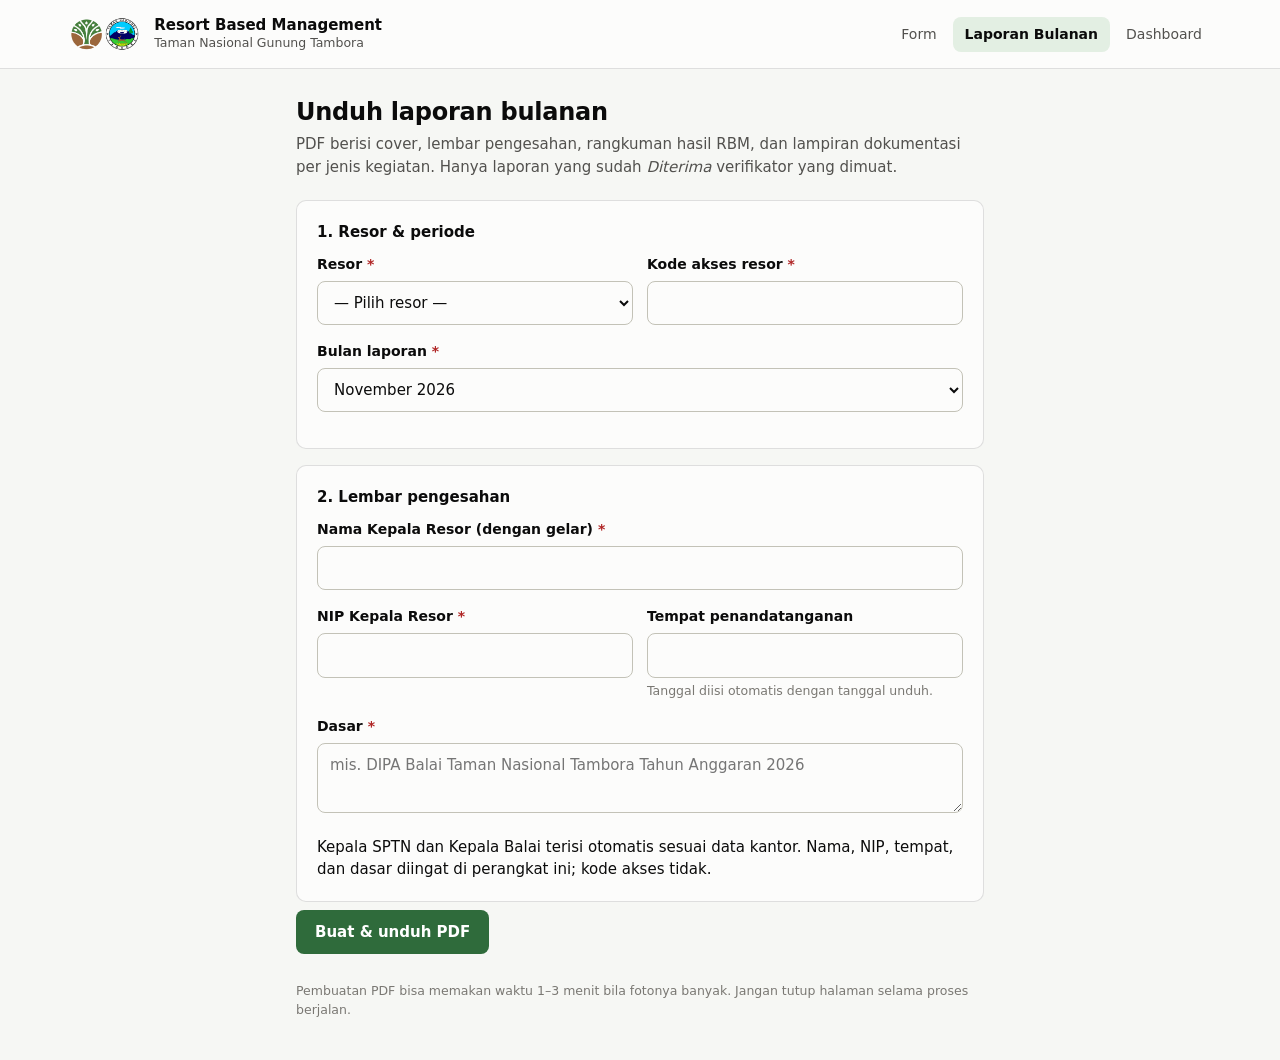
<file: laporan/index.html>
<!doctype html>
<html lang="id">
<head>
<meta charset="utf-8">
<meta name="viewport" content="width=device-width, initial-scale=1">
<link rel="icon" href="../assets/logo.png">
<title>Laporan Bulanan RBM</title>
<link rel="stylesheet" href="../assets/style.css">
</head>
<body>
<header class="top">
  <div class="wrap">
    <a class="brand" href="../"><img class="brand-logo" src="../assets/logo.png" alt="Logo kantor" onerror="this.remove();document.querySelector('.brand-mark').hidden=false"><span class="brand-mark" hidden>RBM</span><span><b>Resort Based Management</b><small>Taman Nasional Gunung Tambora</small></span></a>
    <nav class="top-nav"><a href="../form/">Form</a><a href="./" aria-current="page">Laporan Bulanan</a><a href="../dashboard/">Dashboard</a></nav>
  </div>
</header>

<main class="wrap narrow">
  <h1>Unduh laporan bulanan</h1>
  <p class="lead">PDF berisi cover, lembar pengesahan, rangkuman hasil RBM, dan lampiran dokumentasi per jenis kegiatan. Hanya laporan yang sudah <em>Diterima</em> verifikator yang dimuat.</p>

  <div id="banner-contoh" class="banner warn hidden"><strong>Mode contoh.</strong> Halaman belum terhubung ke server, jadi PDF tidak dapat dibuat. Atur <code>API_URL</code> di <code>assets/config.js</code>.</div>

  <form id="f" novalidate>
    <div class="card">
      <fieldset>
        <legend>1. Resor &amp; periode</legend>
        <div class="row">
          <div class="field">
            <label for="resor">Resor <span class="req">*</span></label>
            <select id="resor" required><option value="">— Pilih resor —</option></select>
          </div>
          <div class="field">
            <label for="kode">Kode akses resor <span class="req">*</span></label>
            <input id="kode" type="password" inputmode="numeric" autocomplete="off" maxlength="12" required>
          </div>
        </div>
        <div class="field">
          <label for="bulan">Bulan laporan <span class="req">*</span></label>
          <select id="bulan" required></select>
        </div>
      </fieldset>
    </div>

    <div class="card">
      <fieldset>
        <legend>2. Lembar pengesahan</legend>
        <div class="field">
          <label for="nama_kr">Nama Kepala Resor (dengan gelar) <span class="req">*</span></label>
          <input id="nama_kr" type="text" maxlength="120" autocomplete="name" required>
        </div>
        <div class="row">
          <div class="field">
            <label for="nip_kr">NIP Kepala Resor <span class="req">*</span></label>
            <input id="nip_kr" type="text" inputmode="numeric" maxlength="24" required>
          </div>
          <div class="field">
            <label for="tempat">Tempat penandatanganan</label>
            <input id="tempat" type="text" maxlength="60">
            <div class="hint">Tanggal diisi otomatis dengan tanggal unduh.</div>
          </div>
        </div>
        <div class="field">
          <label for="dasar">Dasar <span class="req">*</span></label>
          <textarea id="dasar" maxlength="600" style="min-height:70px" required placeholder="mis. DIPA Balai Taman Nasional Tambora Tahun Anggaran 2026"></textarea>
        </div>
        <div class="hint">Kepala SPTN dan Kepala Balai terisi otomatis sesuai data kantor. Nama, NIP, tempat, dan dasar diingat di perangkat ini; kode akses tidak.</div>
      </fieldset>
    </div>

    <div id="pesan" class="banner hidden" role="status" aria-live="polite"></div>
    <div class="actions">
      <button class="btn primary" type="submit" id="btn">Buat &amp; unduh PDF</button>
      <span class="hint" id="waktu"></span>
    </div>
  </form>
  <footer class="foot">Pembuatan PDF bisa memakan waktu 1–3 menit bila fotonya banyak. Jangan tutup halaman selama proses berjalan.</footer>
</main>

<script src="../assets/config.js"></script>
<script src="../assets/rbm.js"></script>
<script>
(async function () {
  const { CFG, esc } = RBM;
  const $ = id => document.getElementById(id);
  const BULAN = ['Januari', 'Februari', 'Maret', 'April', 'Mei', 'Juni', 'Juli', 'Agustus', 'September', 'Oktober', 'November', 'Desember'];
  const store = {
    get(k) { try { return JSON.parse(localStorage.getItem(k)); } catch (e) { return null; } },
    set(k, v) { try { localStorage.setItem(k, JSON.stringify(v)); } catch (e) {} }
  };
  const KEY = 'rbm-pengesahan';

  function tampil(jenis, html) {
    const p = $('pesan'); p.className = 'banner ' + jenis; p.innerHTML = html; p.classList.remove('hidden');
    p.scrollIntoView({ behavior: 'smooth', block: 'center' });
  }

  if (!CFG.API_URL) $('banner-contoh').classList.remove('hidden');

  let rencana;
  try { rencana = await RBM.muatRencana(); }
  catch (e) { tampil('err', 'Data rencana tidak bisa dimuat: ' + esc(e.message)); return; }
  const resorById = Object.fromEntries(rencana.resor.map(r => [r.id, r]));

  // Resor dikelompokkan per SPTN
  let html = '<option value="">— Pilih resor —</option>', last = '';
  rencana.resor.forEach(r => {
    if (r.sptn !== last) { if (last) html += '</optgroup>'; html += `<optgroup label="${esc(r.sptn)}">`; last = r.sptn; }
    html += `<option value="${r.id}">${esc(r.nama)}</option>`;
  });
  $('resor').innerHTML = html + '</optgroup>';

  // Bulan: Januari s.d. bulan berjalan, default bulan lalu
  const bb = RBM.bulanBerjalan(rencana.tahun);
  $('bulan').innerHTML = BULAN.slice(0, Math.max(bb, 1)).map((b, i) => `<option value="${i + 1}">${b} ${rencana.tahun}</option>`).join('');
  $('bulan').value = String(Math.max(1, bb - 1));

  // Isian yang diingat per resor
  const ingat = store.get(KEY) || {};
  function isiDariIngatan() {
    const rid = $('resor').value, r = resorById[rid];
    const m = (ingat.per || {})[rid] || {};
    $('nama_kr').value = m.nama_kr || '';
    $('nip_kr').value = m.nip_kr || '';
    $('tempat').value = m.tempat || (r ? r.nama.replace(/^Resor\s+/i, '') : '');
    $('dasar').value = m.dasar || ingat.dasar || '';
  }
  $('resor').addEventListener('change', isiDariIngatan);
  if (ingat.resor && resorById[ingat.resor]) $('resor').value = ingat.resor;
  isiDariIngatan();

  function validasi() {
    const e = [], v = id => $(id).value.trim();
    if (!v('resor')) e.push('Pilih resor.');
    if (!v('kode')) e.push('Isi kode akses resor.');
    if (v('nama_kr').length < 3) e.push('Isi nama Kepala Resor.');
    if (!/^[\d ]+$/.test(v('nip_kr')) || v('nip_kr').replace(/ /g, '').length < 8) e.push('NIP hanya boleh berisi angka.');
    if (v('dasar').length < 5) e.push('Isi dasar laporan.');
    return e;
  }

  function unduh(base64, nama) {
    const bin = atob(base64), u8 = new Uint8Array(bin.length);
    for (let i = 0; i < bin.length; i++) u8[i] = bin.charCodeAt(i);
    const url = URL.createObjectURL(new Blob([u8], { type: 'application/pdf' }));
    const a = document.createElement('a'); a.href = url; a.download = nama; document.body.appendChild(a); a.click(); a.remove();
    return url;
  }

  $('f').addEventListener('submit', async ev => {
    ev.preventDefault();
    const err = validasi();
    if (err.length) return tampil('err', '<strong>Periksa kembali:</strong><ul style="margin:6px 0 0;padding-left:18px">' + err.map(x => '<li>' + esc(x) + '</li>').join('') + '</ul>');

    const payload = {
      aksi: 'laporan_bulanan', resor: $('resor').value, kode_akses: $('kode').value.trim(), bulan: Number($('bulan').value),
      nama_kr: $('nama_kr').value.trim(), nip_kr: $('nip_kr').value.trim(), tempat: $('tempat').value.trim(), dasar: $('dasar').value.trim()
    };
    // ingat isian (tanpa kode akses)
    ingat.resor = payload.resor; ingat.dasar = payload.dasar; ingat.per = ingat.per || {};
    ingat.per[payload.resor] = { nama_kr: payload.nama_kr, nip_kr: payload.nip_kr, tempat: payload.tempat, dasar: payload.dasar };
    store.set(KEY, ingat);

    if (!CFG.API_URL) return tampil('warn', '<strong>Mode contoh.</strong> Isian valid, tetapi PDF hanya bisa dibuat setelah halaman terhubung ke server.');

    const btn = $('btn'); btn.disabled = true; btn.textContent = 'Membuat PDF…';
    const mulai = Date.now();
    const tik = setInterval(() => { $('waktu').textContent = Math.round((Date.now() - mulai) / 1000) + ' detik'; }, 1000);
    $('pesan').classList.add('hidden');
    try {
      const r = await fetch(CFG.API_URL, { method: 'POST', headers: { 'Content-Type': 'text/plain;charset=utf-8' }, body: JSON.stringify(payload) });
      const j = await r.json();
      if (!j.ok) return tampil('err', '<strong>PDF tidak dapat dibuat.</strong> ' + esc(j.error));
      const url = unduh(j.pdf, j.nama);
      tampil('ok', `<strong>PDF siap.</strong> ${j.jumlah} laporan dan ${j.foto} foto dimuat. ` +
        `Bila unduhan tidak berjalan otomatis, <a href="${url}" download="${esc(j.nama)}">klik di sini</a>.` +
        (j.menunggu ? `<br>Catatan: ${j.menunggu} laporan bulan ini masih <em>Menunggu</em> verifikasi dan belum dimuat. Unduh ulang setelah diverifikasi.` : '') +
        '<br>Cetak, tanda tangani, lalu serahkan ke SPTN untuk dinilai.');
    } catch (e) {
      tampil('err', '<strong>Gagal menghubungi server.</strong> Periksa sinyal internet lalu coba lagi.<br><small>' + esc(e.message) + '</small>');
    } finally {
      clearInterval(tik); $('waktu').textContent = '';
      btn.disabled = false; btn.textContent = 'Buat & unduh PDF';
    }
  });
})();
</script>
</body>
</html>
</file>
<file: assets/style.css>
:root {
  color-scheme: light;
  --page: #f6f7f4;
  --surface: #fcfcfb;
  --surface-2: #f0f1ec;
  --ink: #0b0b0b;
  --ink-2: #52514e;
  --muted: #7a7873;
  --grid: #e1e0d9;
  --axis: #c3c2b7;
  --border: rgba(11, 11, 11, 0.12);
  --accent: #2f6b3b;          /* hijau hutan untuk UI */
  --accent-ink: #ffffff;
  --accent-soft: #e3efe3;
  --s-diterima: #2a78d6;      /* realisasi terverifikasi */
  --s-masuk: #86b6ef;         /* dilaporkan, belum diterima */
  --good: #0ca30c;
  --good-ink: #006300;
  --warning: #fab219;
  --warning-ink: #8a5a00;
  --critical: #d03b3b;
  --critical-ink: #b02626;
  --focus: #2a78d6;
  --radius: 10px;
  --font: system-ui, -apple-system, "Segoe UI", Roboto, sans-serif;
}
@media (prefers-color-scheme: dark) {
  :root:not([data-theme="light"]) {
    color-scheme: dark;
    --page: #0d0d0d;
    --surface: #1a1a19;
    --surface-2: #232321;
    --ink: #ffffff;
    --ink-2: #c3c2b7;
    --muted: #8f8d86;
    --grid: #2c2c2a;
    --axis: #383835;
    --border: rgba(255, 255, 255, 0.12);
    --accent: #6fbf7e;
    --accent-ink: #0b1a0e;
    --accent-soft: #1f3324;
    --s-diterima: #3987e5;
    --s-masuk: #184f95;
    --good-ink: #3fc23f;
    --warning-ink: #fab219;
    --critical-ink: #ef6b6b;
    --focus: #3987e5;
  }
}
:root[data-theme="dark"] {
  color-scheme: dark;
  --page: #0d0d0d;
  --surface: #1a1a19;
  --surface-2: #232321;
  --ink: #ffffff;
  --ink-2: #c3c2b7;
  --muted: #8f8d86;
  --grid: #2c2c2a;
  --axis: #383835;
  --border: rgba(255, 255, 255, 0.12);
  --accent: #6fbf7e;
  --accent-ink: #0b1a0e;
  --accent-soft: #1f3324;
  --s-diterima: #3987e5;
  --s-masuk: #184f95;
  --good-ink: #3fc23f;
  --warning-ink: #fab219;
  --critical-ink: #ef6b6b;
  --focus: #3987e5;
}

* { box-sizing: border-box; }
html, body { margin: 0; }
body {
  background: var(--page);
  color: var(--ink);
  font: 15px/1.5 var(--font);
  -webkit-font-smoothing: antialiased;
}
a { color: var(--accent); }
.wrap { max-width: 1180px; margin: 0 auto; padding: 0 16px; }
.wrap.narrow { max-width: 720px; }

header.top {
  background: var(--surface);
  border-bottom: 1px solid var(--border);
}
header.top .wrap { display: flex; align-items: center; gap: 12px; padding-top: 14px; padding-bottom: 14px; flex-wrap: wrap; }
.brand { display: flex; align-items: center; gap: 10px; text-decoration: none; color: var(--ink); }
.brand-logo { height: 40px; width: auto; max-width: 120px; object-fit: contain; display: block; }
.brand-mark[hidden] { display: none; }
.brand-mark {
  width: 34px; height: 34px; border-radius: 8px; background: var(--accent); color: var(--accent-ink);
  display: grid; place-items: center; font-weight: 700; font-size: 13px; letter-spacing: .02em;
}
.brand b { display: block; font-size: 15px; line-height: 1.2; }
.brand small { display: block; color: var(--ink-2); font-size: 12.5px; }
nav.top-nav { margin-left: auto; display: flex; gap: 4px; }
nav.top-nav a {
  text-decoration: none; color: var(--ink-2); padding: 7px 12px; border-radius: 8px; font-size: 14px;
}
nav.top-nav a[aria-current="page"] { background: var(--accent-soft); color: var(--ink); font-weight: 600; }

h1 { font-size: 24px; line-height: 1.25; margin: 28px 0 6px; letter-spacing: -0.01em; }
h2 { font-size: 17px; margin: 0 0 4px; }
.lead { color: var(--ink-2); margin: 0 0 22px; }

.card {
  background: var(--surface); border: 1px solid var(--border); border-radius: var(--radius);
  padding: 20px;
}
.card + .card { margin-top: 16px; }
.card-head { display: flex; align-items: baseline; gap: 12px; flex-wrap: wrap; margin-bottom: 14px; }
.card-head p { margin: 0; color: var(--ink-2); font-size: 13.5px; }

.banner {
  border-radius: var(--radius); padding: 12px 14px; margin: 16px 0; font-size: 14px;
  background: var(--surface-2); border: 1px solid var(--border); color: var(--ink-2);
}
.banner.warn { border-left: 4px solid var(--warning); }
.banner.ok { border-left: 4px solid var(--good); }
.banner.err { border-left: 4px solid var(--critical); }
.banner strong { color: var(--ink); }

/* ------- form ------- */
fieldset { border: 0; margin: 0; padding: 0; }
legend { font-weight: 600; font-size: 15px; margin-bottom: 10px; padding: 0; }
.field { margin-bottom: 16px; }
.field label, .field .label { display: block; font-weight: 600; font-size: 14px; margin-bottom: 6px; }
.field .hint { color: var(--muted); font-size: 12.5px; margin-top: 4px; }
.req { color: var(--critical-ink); }
input[type=text], input[type=date], input[type=number], input[type=password], select, textarea {
  width: 100%; font: inherit; color: var(--ink); background: var(--surface);
  border: 1px solid var(--axis); border-radius: 8px; padding: 10px 12px; min-height: 44px;
}
textarea { min-height: 130px; resize: vertical; }
input:focus-visible, select:focus-visible, textarea:focus-visible, button:focus-visible {
  outline: 2px solid var(--focus); outline-offset: 2px;
}
.row { display: grid; grid-template-columns: 1fr 1fr; gap: 14px; }
@media (max-width: 600px) { .row { grid-template-columns: 1fr; } }
.input-group { display: flex; gap: 8px; }
.input-group input { flex: 1; }
.target-info {
  background: var(--accent-soft); border-radius: 8px; padding: 10px 12px; font-size: 13.5px; color: var(--ink);
  margin-top: 8px;
}
.btn {
  font: inherit; font-weight: 600; border-radius: 8px; padding: 10px 18px; min-height: 44px; cursor: pointer;
  border: 1px solid var(--border); background: var(--surface); color: var(--ink);
}
.btn.primary { background: var(--accent); color: var(--accent-ink); border-color: transparent; }
.btn:disabled { opacity: .55; cursor: progress; }
.btn.small { min-height: 36px; padding: 6px 12px; font-size: 13.5px; font-weight: 500; }
.actions { display: flex; gap: 10px; align-items: center; flex-wrap: wrap; margin-top: 8px; }
.drop {
  border: 1.5px dashed var(--axis); border-radius: 10px; padding: 18px; text-align: center; color: var(--ink-2);
  background: var(--surface-2); cursor: pointer;
}
.drop.drag { border-color: var(--accent); }
.files { list-style: none; margin: 10px 0 0; padding: 0; display: grid; gap: 6px; }
.files li {
  display: flex; align-items: center; gap: 10px; font-size: 13.5px; background: var(--surface-2);
  border-radius: 8px; padding: 6px 8px;
}
.files img { width: 40px; height: 40px; object-fit: cover; border-radius: 6px; }
.files .ftype { width: 40px; height: 40px; border-radius: 6px; display: grid; place-items: center; background: var(--grid); font-size: 11px; font-weight: 700; }
.files .fname { flex: 1; min-width: 0; overflow: hidden; text-overflow: ellipsis; white-space: nowrap; }
.files .fsize { color: var(--muted); font-variant-numeric: tabular-nums; }
.files button { background: none; border: 0; color: var(--critical-ink); cursor: pointer; font: inherit; padding: 4px 6px; }
.hidden { display: none !important; }

/* ------- dashboard ------- */
.filters { display: flex; gap: 10px; flex-wrap: wrap; align-items: end; margin-bottom: 16px; }
.filters .field { margin: 0; min-width: 170px; }
.filters select { min-height: 38px; padding: 6px 10px; }
.meta { color: var(--muted); font-size: 12.5px; margin-left: auto; text-align: right; }

.kpis { display: grid; grid-template-columns: repeat(4, 1fr); gap: 12px; margin-bottom: 16px; }
@media (max-width: 900px) { .kpis { grid-template-columns: repeat(2, 1fr); } }
@media (max-width: 460px) { .kpis { grid-template-columns: 1fr; } }
.kpi { background: var(--surface); border: 1px solid var(--border); border-radius: var(--radius); padding: 16px; }
.kpi .k-label { color: var(--ink-2); font-size: 13px; }
.kpi .k-value { font-size: 30px; font-weight: 650; line-height: 1.15; margin: 4px 0 2px; letter-spacing: -0.01em; }
.kpi .k-sub { color: var(--muted); font-size: 12.5px; }

.grid-2 { display: grid; grid-template-columns: 1.25fr 1fr; gap: 16px; margin-bottom: 16px; }
.grid-2 > .card + .card { margin-top: 0; }
@media (max-width: 900px) { .grid-2 { grid-template-columns: 1fr; } }

.legend { display: flex; gap: 14px; flex-wrap: wrap; font-size: 12.5px; color: var(--ink-2); }
.legend span { display: inline-flex; align-items: center; gap: 6px; }
.sw { width: 12px; height: 12px; border-radius: 3px; display: inline-block; }
.sw.tick { width: 2px; height: 14px; border-radius: 0; background: var(--ink); }

svg text { font-family: var(--font); }
.chart { width: 100%; display: block; overflow: visible; }
.axis-label { fill: var(--muted); font-size: 11.5px; font-variant-numeric: tabular-nums; }
.row-label { fill: var(--ink); font-size: 13px; }
.row-sub { fill: var(--muted); font-size: 11.5px; }
.val-label { fill: var(--ink-2); font-size: 12px; font-variant-numeric: tabular-nums; }
.hit { fill: transparent; cursor: default; }

.tooltip {
  position: fixed; pointer-events: none; z-index: 50; background: var(--surface); color: var(--ink);
  border: 1px solid var(--border); border-radius: 8px; padding: 8px 10px; font-size: 12.5px; line-height: 1.45;
  box-shadow: 0 6px 20px rgba(0,0,0,.14); max-width: 280px; opacity: 0; transition: opacity .08s;
}
.tooltip.show { opacity: 1; }
.tooltip b { display: block; margin-bottom: 2px; }
.tooltip .t-row { display: flex; gap: 8px; align-items: center; justify-content: space-between; }
.tooltip .t-row span:first-child { display: inline-flex; align-items: center; gap: 6px; color: var(--ink-2); }
.tooltip .num { font-variant-numeric: tabular-nums; font-weight: 600; }

.table-wrap { overflow-x: auto; }
table { width: 100%; border-collapse: collapse; font-size: 13.5px; }
th, td { text-align: left; padding: 9px 10px; border-bottom: 1px solid var(--grid); vertical-align: middle; }
th { color: var(--ink-2); font-weight: 600; font-size: 12.5px; background: var(--surface); position: sticky; top: 0; }
td.num, th.num { text-align: right; font-variant-numeric: tabular-nums; white-space: nowrap; }
tr.group td { background: var(--surface-2); font-weight: 600; font-size: 12.5px; color: var(--ink-2); }
.mini { display: flex; align-items: center; gap: 8px; min-width: 130px; }
.mini .track { position: relative; flex: 1; height: 8px; background: var(--grid); border-radius: 4px; overflow: hidden; }
.mini .fill-m { position: absolute; left: 0; top: 0; bottom: 0; background: var(--s-masuk); border-radius: 0 4px 4px 0; }
.mini .fill-d { position: absolute; left: 0; top: 0; bottom: 0; background: var(--s-diterima); border-radius: 0 4px 4px 0; }
.mini .pct { width: 44px; text-align: right; font-variant-numeric: tabular-nums; }

.badge { display: inline-flex; align-items: center; gap: 5px; font-size: 12.5px; white-space: nowrap; font-weight: 500; }
.badge .ic { width: 16px; height: 16px; border-radius: 50%; display: grid; place-items: center; font-size: 10px; font-weight: 800; color: #fff; }
.badge.good .ic { background: var(--good); }
.badge.good { color: var(--good-ink); }
.badge.track .ic { background: transparent; border: 1.5px solid var(--s-diterima); color: var(--s-diterima); }
.badge.track { color: var(--ink-2); }
.badge.warn .ic { background: var(--warning); color: #3a2a00; }
.badge.warn { color: var(--warning-ink); }
.badge.crit .ic { background: var(--critical); }
.badge.crit { color: var(--critical-ink); }

.seg { display: inline-flex; border: 1px solid var(--border); border-radius: 8px; overflow: hidden; }
.seg button { font: inherit; font-size: 13px; padding: 6px 12px; background: var(--surface); color: var(--ink-2); border: 0; cursor: pointer; min-height: 34px; }
.seg button[aria-pressed="true"] { background: var(--accent-soft); color: var(--ink); font-weight: 600; }

footer.foot { color: var(--muted); font-size: 12.5px; padding: 28px 0 40px; }

.home-grid { display: grid; grid-template-columns: repeat(auto-fit, minmax(200px, 1fr)); gap: 16px; margin-top: 8px; }
@media (max-width: 640px) { .home-grid { grid-template-columns: 1fr; } }
.home-card { text-decoration: none; color: inherit; display: block; transition: border-color .12s; }
.home-card:hover { border-color: var(--accent); }
.home-card h2 { font-size: 18px; margin-bottom: 6px; }
.home-card p { color: var(--ink-2); margin: 0; }
.steps { margin: 0; padding-left: 20px; color: var(--ink-2); }
.steps li { margin-bottom: 4px; }

/* cegah grid/kartu melebar melebihi layar di ponsel */
.grid-2 > *, .card, .table-wrap { min-width: 0; }
.card-head > div:first-child { min-width: 0; flex: 1 1 220px; }
@media (max-width: 600px) {
  .filters .field { flex: 1 1 100%; }
  .seg { margin-left: 0 !important; flex-wrap: wrap; }
  .card { padding: 16px; }
  .meta { text-align: left; margin-left: 0; }
}

/* Pemilih nama (ketua & anggota tim) */
.picker { position: relative; display: flex; flex-wrap: wrap; gap: 6px; align-items: center;
  border: 1px solid var(--axis); border-radius: 8px; background: var(--surface); padding: 6px; min-height: 44px; }
.picker:focus-within { outline: 2px solid var(--focus); outline-offset: 2px; }
.picker .pk-chips { display: contents; }
.picker .pk-input { flex: 1 1 160px; min-width: 120px; border: 0 !important; outline: none !important; min-height: 30px !important; padding: 4px 6px !important; background: transparent !important; }
.picker .pk-input:disabled { cursor: not-allowed; }
.chip { display: inline-flex; align-items: center; gap: 4px; background: var(--accent-soft); color: var(--ink);
  border-radius: 999px; padding: 4px 4px 4px 10px; font-size: 13.5px; max-width: 100%; }
.chip button { border: 0; background: none; color: var(--ink-2); font-size: 16px; line-height: 1; cursor: pointer; padding: 2px 6px; border-radius: 999px; }
.chip button:hover { background: var(--surface); }
.pk-list { position: absolute; left: -1px; right: -1px; top: calc(100% + 4px); z-index: 20; list-style: none; margin: 0; padding: 4px;
  background: var(--surface); border: 1px solid var(--axis); border-radius: 8px; max-height: 280px; overflow: auto; box-shadow: 0 8px 24px rgba(0,0,0,.18); }
.pk-list li { padding: 8px 10px; border-radius: 6px; cursor: pointer; }
.pk-list li b { display: block; font-weight: 600; font-size: 14px; }
.pk-list li small { display: block; color: var(--muted); font-size: 12.5px; }
.pk-list li.aktif, .pk-list li[data-i]:hover { background: var(--accent-soft); }
.pk-list li.pk-kosong { color: var(--muted); cursor: default; font-size: 13px; }
</file>
